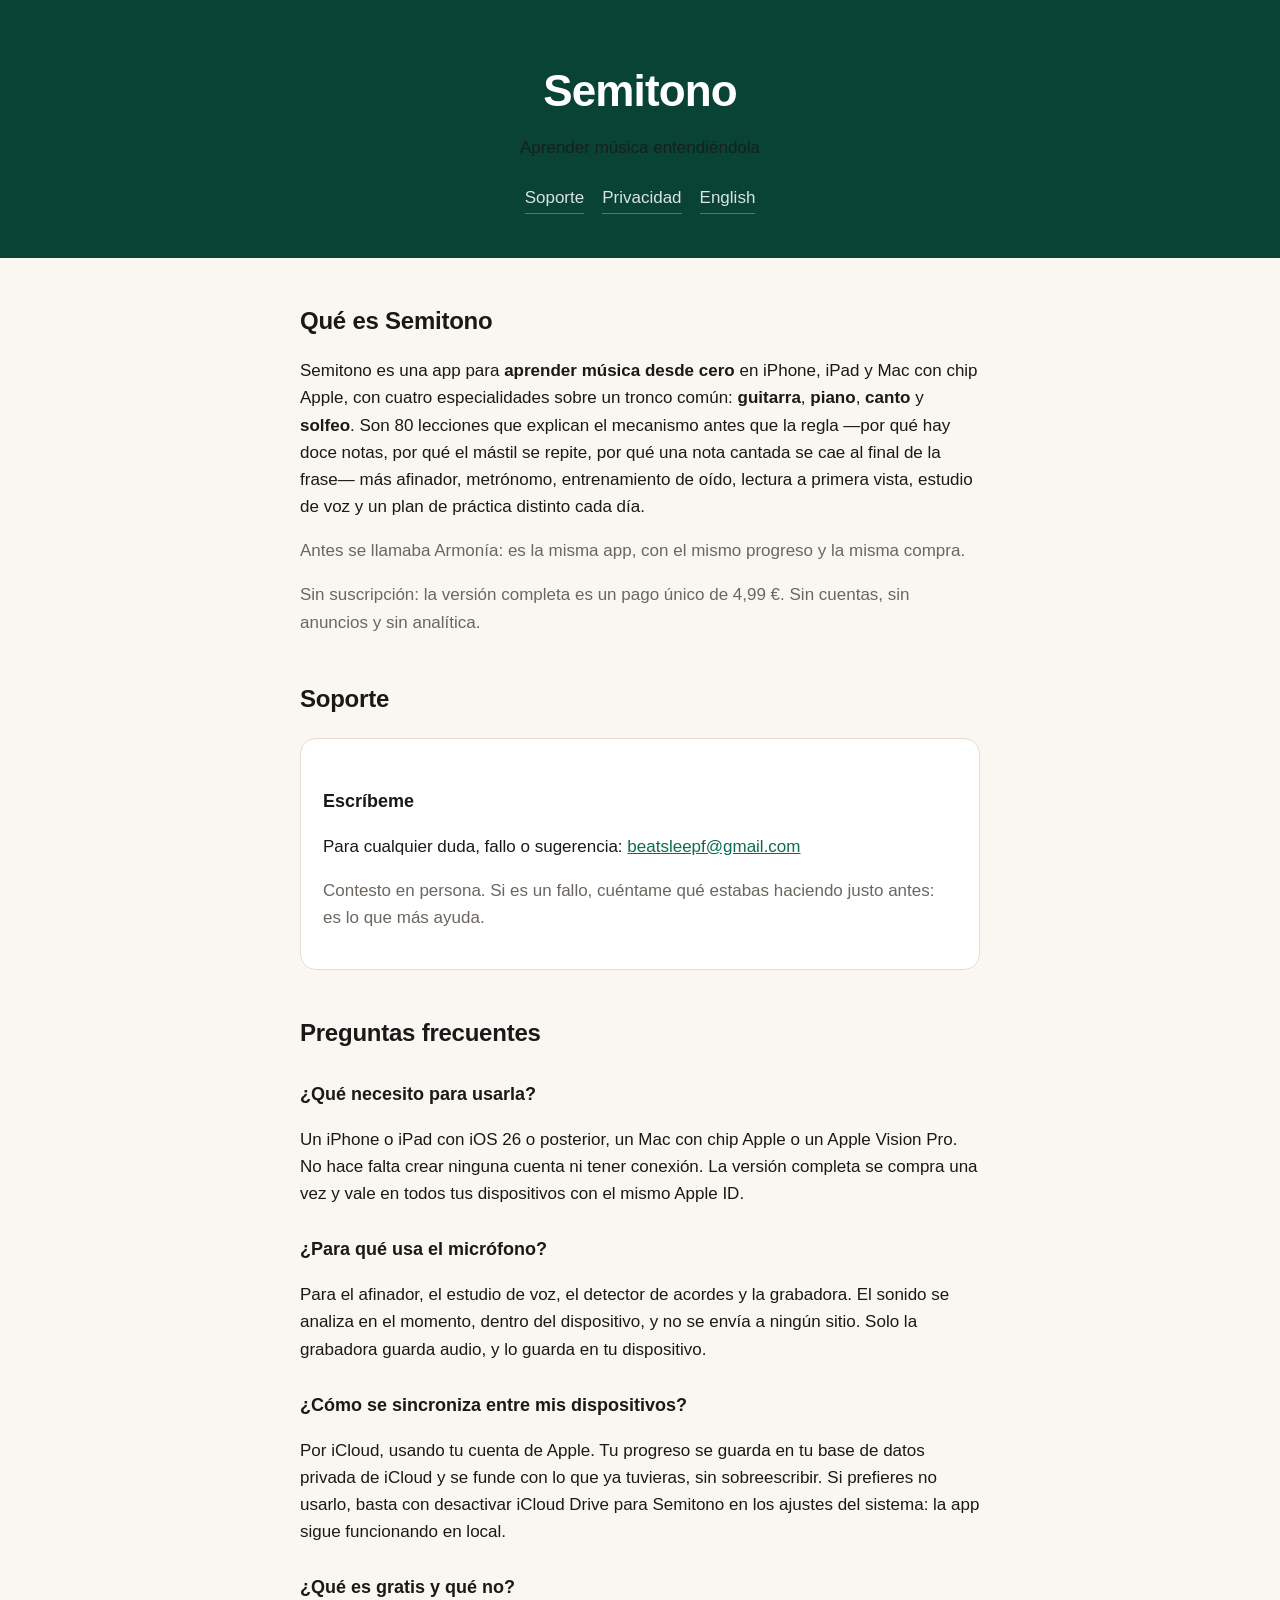
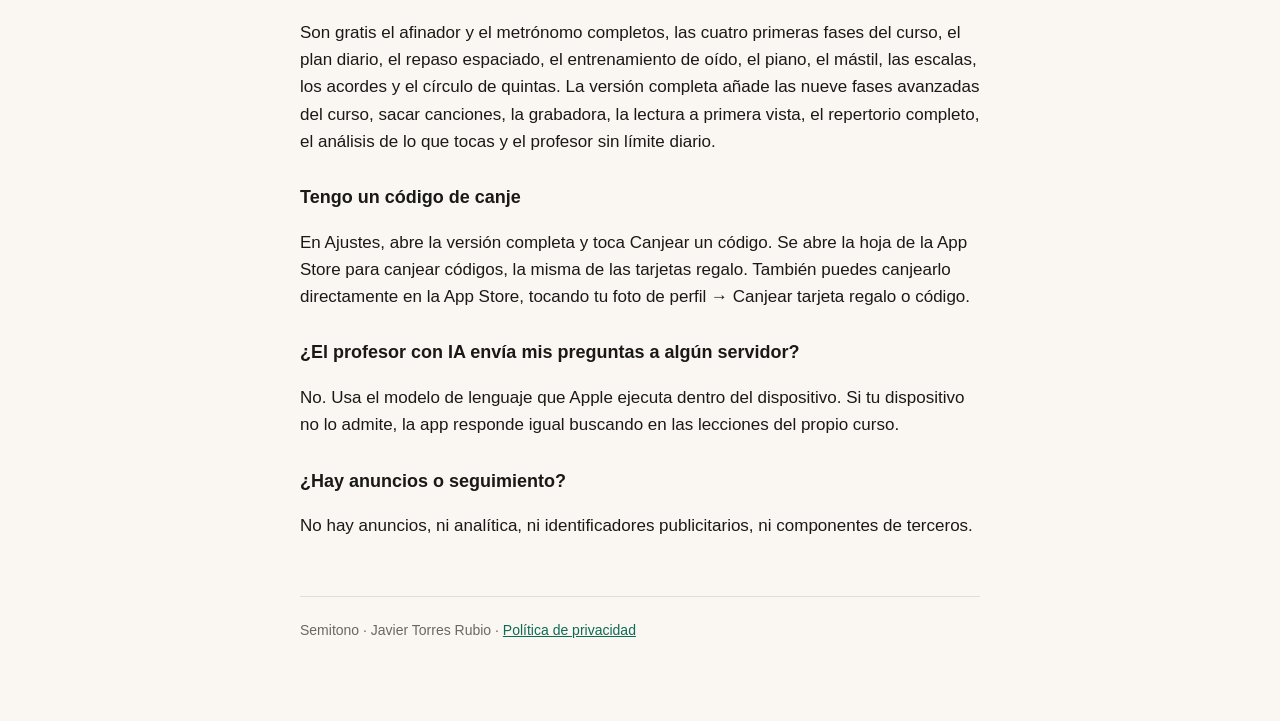
<file: index.html>
<!doctype html>
<html lang="es">
<head>
<meta charset="utf-8">
<meta name="viewport" content="width=device-width, initial-scale=1, viewport-fit=cover">
<!-- Banner inteligente de Safari: en un iPhone, la web ofrece abrir o
     descargar la app con un toque. No aparece hasta que la app está publicada. -->
<meta name="apple-itunes-app" content="app-id=6814221175">
<title>Semitono: aprender música, guitarra, piano, canto y solfeo | App para iPhone, iPad y Mac</title>
<meta name="description" content="Semitono es una app para aprender música desde cero entendiéndola: 80 lecciones de guitarra, piano, canto y solfeo, afinador, metrónomo, entrenamiento de oído y estudio de voz. Pago único de 4,99 €, sin suscripción ni cuentas.">
<link rel="canonical" href="https://javi7899.github.io/armonia-web/">
<link rel="alternate" hreflang="es" href="https://javi7899.github.io/armonia-web/">
<link rel="alternate" hreflang="en" href="https://javi7899.github.io/armonia-web/en/">
<link rel="alternate" hreflang="de" href="https://javi7899.github.io/armonia-web/de/">
<link rel="alternate" hreflang="fr" href="https://javi7899.github.io/armonia-web/fr/">
<link rel="alternate" hreflang="it" href="https://javi7899.github.io/armonia-web/it/">
<link rel="alternate" hreflang="pt" href="https://javi7899.github.io/armonia-web/pt/">
<link rel="alternate" hreflang="x-default" href="https://javi7899.github.io/armonia-web/en/">
<meta name="robots" content="index,follow,max-snippet:-1,max-image-preview:large">
<meta name="author" content="Javier Torres Rubio">

<!-- Cómo se ve el enlace al compartirlo: esto no mueve el ranking, pero sí
     cuánta gente hace clic, que a la larga es lo mismo. -->
<meta property="og:type" content="website">
<meta property="og:locale" content="es_ES">
<meta property="og:site_name" content="Semitono">
<meta property="og:title" content="Semitono: aprender música entendiéndola">
<meta property="og:description" content="Guitarra, piano, canto y solfeo en una sola app: 80 lecciones que explican el porqué antes que la regla, afinador, metrónomo, oído y un estudio de voz que mide cómo cantas.">
<meta property="og:url" content="https://javi7899.github.io/armonia-web/">
<meta name="twitter:card" content="summary_large_image">
<meta name="twitter:title" content="Semitono: aprender música entendiéndola">
<meta name="twitter:description" content="Guitarra, piano, canto y solfeo. 80 lecciones, afinador, metrónomo, oído y estudio de voz. Pago único de 4,99 €.">

<link rel="stylesheet" href="estilo.css">

<!-- Datos estructurados: es lo que permite que Google entienda que esto es una
     aplicación y no un blog, con su precio, su categoría y su plataforma. -->
<script type="application/ld+json">
{
  "@context": "https://schema.org",
  "@type": "SoftwareApplication",
  "name": "Semitono",
  "alternateName": ["Semitono: Aprender Música", "Armonía"],
  "applicationCategory": "EducationalApplication",
  "applicationSubCategory": "Música",
  "operatingSystem": "iOS 26, iPadOS 26, macOS 26 (Mac con chip Apple), visionOS",
  "inLanguage": ["es", "en"],
  "description": "App para aprender música desde cero entendiéndola: 80 lecciones de guitarra, piano, canto y solfeo, afinador, metrónomo, entrenamiento de oído, lectura a primera vista y estudio de voz que mide tu rango y tu afinación.",
  "url": "https://javi7899.github.io/armonia-web/",
  "author": { "@type": "Person", "name": "Javier Torres Rubio" },
  "downloadUrl": "https://apps.apple.com/app/id6814221175",
  "offers": [
    {
      "@type": "Offer",
      "price": "0",
      "priceCurrency": "EUR",
      "description": "Descarga gratis: afinador, metrónomo, oído, estudio de voz y las cuatro primeras fases del curso."
    },
    {
      "@type": "Offer",
      "price": "4.99",
      "priceCurrency": "EUR",
      "description": "Curso completo de música: pago único que desbloquea todo. Sin suscripción."
    }
  ],
  "featureList": [
    "Curso de 80 lecciones en 13 fases",
    "Guitarra: mástil, acordes deducidos, cejilla, CAGED y mano derecha",
    "Piano: dos manos, digitación, voicings, pedal y acompañamiento",
    "Canto: rango vocal, afinación medida en cents y calentamientos",
    "Solfeo: pentagrama, claves, armadura, solfeo cantado y dictado",
    "Afinador cromático con detección de tono YIN",
    "Metrónomo con precisión de muestra",
    "Entrenamiento de oído por niveles",
    "Sacar canciones de oído: tonalidad y acordes por el micrófono"
  ]
}
</script>
</head>
<body>
<header>
  <h1>Semitono</h1>
  <p>Aprender música entendiéndola</p>
  <nav>
    <a href="index.html">Soporte</a>
    <a href="privacidad.html">Privacidad</a>
    <a href="en/" hreflang="en" lang="en">English</a>
  </nav>
</header>
<main>
  <h2>Qué es Semitono</h2>
  <p>Semitono es una app para <strong>aprender música desde cero</strong> en iPhone, iPad y Mac con chip Apple, con cuatro especialidades sobre un tronco común: <strong>guitarra</strong>, <strong>piano</strong>, <strong>canto</strong> y <strong>solfeo</strong>. Son 80 lecciones que explican el mecanismo antes que la regla —por qué hay doce notas, por qué el mástil se repite, por qué una nota cantada se cae al final de la frase— más afinador, metrónomo, entrenamiento de oído, lectura a primera vista, estudio de voz y un plan de práctica distinto cada día.</p>
  <p class="subtle">Antes se llamaba Armonía: es la misma app, con el mismo progreso y la misma compra.</p>
  <p class="subtle">Sin suscripción: la versión completa es un pago único de 4,99 €. Sin cuentas, sin anuncios y sin analítica.</p>

  <h2>Soporte</h2>

  <div class="card">
    <h3>Escríbeme</h3>
    <p>Para cualquier duda, fallo o sugerencia: <span data-correo><noscript>beatsleepf (arroba) gmail.com</noscript></span></p>
    <p class="subtle">Contesto en persona. Si es un fallo, cuéntame qué estabas haciendo justo antes: es lo que más ayuda.</p>
  </div>

  <h2>Preguntas frecuentes</h2>

  <h3>¿Qué necesito para usarla?</h3>
  <p>Un iPhone o iPad con iOS 26 o posterior, un Mac con chip Apple o un Apple Vision Pro. No hace falta crear ninguna cuenta ni tener conexión. La versión completa se compra una vez y vale en todos tus dispositivos con el mismo Apple ID.</p>

  <h3>¿Para qué usa el micrófono?</h3>
  <p>Para el afinador, el estudio de voz, el detector de acordes y la grabadora. El sonido se analiza en el momento, dentro del dispositivo, y no se envía a ningún sitio. Solo la grabadora guarda audio, y lo guarda en tu dispositivo.</p>

  <h3>¿Cómo se sincroniza entre mis dispositivos?</h3>
  <p>Por iCloud, usando tu cuenta de Apple. Tu progreso se guarda en tu base de datos privada de iCloud y se funde con lo que ya tuvieras, sin sobreescribir. Si prefieres no usarlo, basta con desactivar iCloud Drive para Semitono en los ajustes del sistema: la app sigue funcionando en local.</p>

  <h3>¿Qué es gratis y qué no?</h3>
  <p>Son gratis el afinador y el metrónomo completos, las cuatro primeras fases del curso, el plan diario, el repaso espaciado, el entrenamiento de oído, el piano, el mástil, las escalas, los acordes y el círculo de quintas. La versión completa añade las nueve fases avanzadas del curso, sacar canciones, la grabadora, la lectura a primera vista, el repertorio completo, el análisis de lo que tocas y el profesor sin límite diario.</p>

  <h3>Tengo un código de canje</h3>
  <p>En Ajustes, abre la versión completa y toca Canjear un código. Se abre la hoja de la App Store para canjear códigos, la misma de las tarjetas regalo. También puedes canjearlo directamente en la App Store, tocando tu foto de perfil → Canjear tarjeta regalo o código.</p>

  <h3>¿El profesor con IA envía mis preguntas a algún servidor?</h3>
  <p>No. Usa el modelo de lenguaje que Apple ejecuta dentro del dispositivo. Si tu dispositivo no lo admite, la app responde igual buscando en las lecciones del propio curso.</p>

  <h3>¿Hay anuncios o seguimiento?</h3>
  <p>No hay anuncios, ni analítica, ni identificadores publicitarios, ni componentes de terceros.</p>

  <footer>
    Semitono · Javier Torres Rubio · <a href="privacidad.html">Política de privacidad</a>
  </footer>
</main>
<script src="contacto.js"></script>
</body>
</html>
</file>
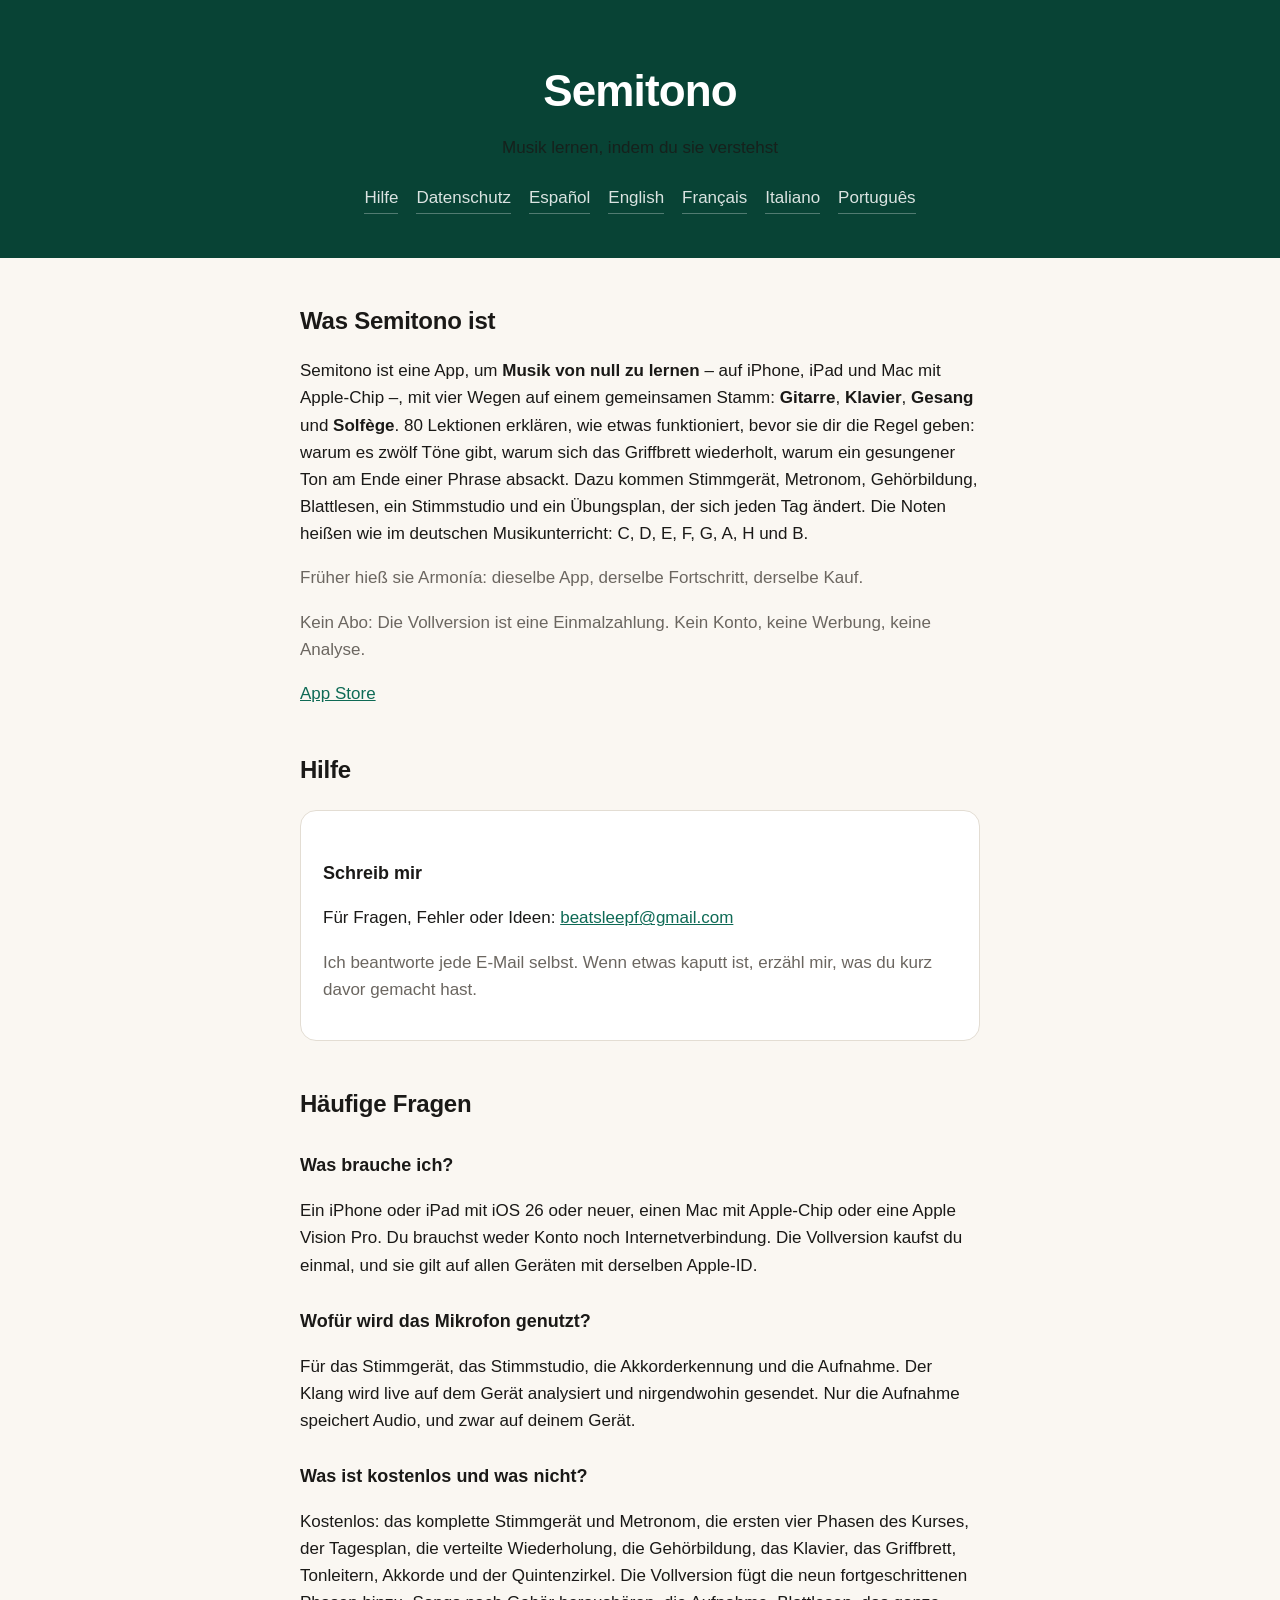
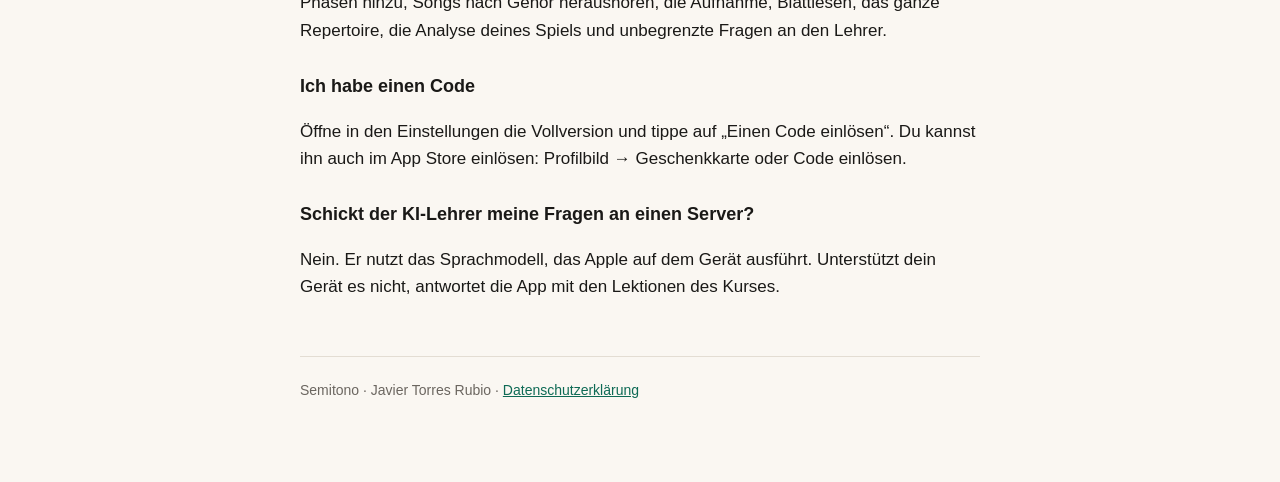
<file: de/index.html>
<!doctype html>
<html lang="de">
<head>
<meta charset="utf-8">
<meta name="viewport" content="width=device-width, initial-scale=1, viewport-fit=cover">
<meta name="apple-itunes-app" content="app-id=6814221175">
<title>Semitono: Gehörbildung, Musiktheorie und Noten lernen | iPhone, iPad und Mac</title>
<meta name="description" content="Semitono bringt dir Musik von null bei und erklärt, warum alles funktioniert: 80 Lektionen Gitarre, Klavier, Gesang und Solfège, dazu Stimmgerät, Metronom, Gehörbildung und Stimmstudio. Einmalzahlung, kein Abo, kein Konto.">
<link rel="canonical" href="https://javi7899.github.io/armonia-web/de/">
<link rel="alternate" hreflang="es" href="https://javi7899.github.io/armonia-web/">
<link rel="alternate" hreflang="en" href="https://javi7899.github.io/armonia-web/en/">
<link rel="alternate" hreflang="de" href="https://javi7899.github.io/armonia-web/de/">
<link rel="alternate" hreflang="fr" href="https://javi7899.github.io/armonia-web/fr/">
<link rel="alternate" hreflang="it" href="https://javi7899.github.io/armonia-web/it/">
<link rel="alternate" hreflang="pt" href="https://javi7899.github.io/armonia-web/pt/">
<link rel="alternate" hreflang="x-default" href="https://javi7899.github.io/armonia-web/en/">
<meta name="robots" content="index,follow,max-snippet:-1,max-image-preview:large">
<meta name="author" content="Javier Torres Rubio">
<meta property="og:type" content="website">
<meta property="og:locale" content="de_DE">
<meta property="og:site_name" content="Semitono">
<meta property="og:title" content="Semitono: Gehörbildung, Musiktheorie und Noten lernen | iPhone, iPad und Mac">
<meta property="og:description" content="Semitono bringt dir Musik von null bei und erklärt, warum alles funktioniert: 80 Lektionen Gitarre, Klavier, Gesang und Solfège, dazu Stimmgerät, Metronom, Gehörbildung und Stimmstudio. Einmalzahlung, kein Abo, kein Konto.">
<meta property="og:url" content="https://javi7899.github.io/armonia-web/de/">
<link rel="stylesheet" href="../estilo.css">
<script type="application/ld+json">
{"@context": "https://schema.org", "@type": "SoftwareApplication", "name": "Semitono",
 "applicationCategory": "EducationalApplication", "applicationSubCategory": "Music",
 "operatingSystem": "iOS 26, iPadOS 26, macOS 26, visionOS", "inLanguage": "de",
 "description": "Semitono bringt dir Musik von null bei und erklärt, warum alles funktioniert: 80 Lektionen Gitarre, Klavier, Gesang und Solfège, dazu Stimmgerät, Metronom, Gehörbildung und Stimmstudio. Einmalzahlung, kein Abo, kein Konto.", "url": "https://javi7899.github.io/armonia-web/de/",
 "author": {"@type": "Person", "name": "Javier Torres Rubio"},
 "downloadUrl": "https://apps.apple.com/app/id6814221175",
 "offers": {"@type": "Offer", "price": "0", "priceCurrency": "EUR"}}
</script>
</head>
<body>
<header>
  <h1>Semitono</h1>
  <p>Musik lernen, indem du sie verstehst</p>
  <nav>
    <a href="./">Hilfe</a>
    <a href="privacy.html">Datenschutz</a>
    <a href="../" hreflang="es" lang="es">Español</a> <a href="../en/" hreflang="en" lang="en">English</a> <a href="../fr/" hreflang="fr" lang="fr">Français</a> <a href="../it/" hreflang="it" lang="it">Italiano</a> <a href="../pt/" hreflang="pt" lang="pt">Português</a>
  </nav>
</header>
<main>
  <h2>Was Semitono ist</h2>
  <p>Semitono ist eine App, um <strong>Musik von null zu lernen</strong> – auf iPhone, iPad und Mac mit Apple-Chip –, mit vier Wegen auf einem gemeinsamen Stamm: <strong>Gitarre</strong>, <strong>Klavier</strong>, <strong>Gesang</strong> und <strong>Solfège</strong>. 80 Lektionen erklären, wie etwas funktioniert, bevor sie dir die Regel geben: warum es zwölf Töne gibt, warum sich das Griffbrett wiederholt, warum ein gesungener Ton am Ende einer Phrase absackt. Dazu kommen Stimmgerät, Metronom, Gehörbildung, Blattlesen, ein Stimmstudio und ein Übungsplan, der sich jeden Tag ändert. Die Noten heißen wie im deutschen Musikunterricht: C, D, E, F, G, A, H und B.</p>
  <p class="subtle">Früher hieß sie Armonía: dieselbe App, derselbe Fortschritt, derselbe Kauf.</p>
  <p class="subtle">Kein Abo: Die Vollversion ist eine Einmalzahlung. Kein Konto, keine Werbung, keine Analyse.</p>
  <p><a href="https://apps.apple.com/app/id6814221175">App Store</a></p>

  <h2>Hilfe</h2>
  <div class="card">
    <h3>Schreib mir</h3>
    <p>Für Fragen, Fehler oder Ideen: <span data-correo><noscript>beatsleepf (at) gmail.com</noscript></span></p>
    <p class="subtle">Ich beantworte jede E-Mail selbst. Wenn etwas kaputt ist, erzähl mir, was du kurz davor gemacht hast.</p>
  </div>

  <h2>Häufige Fragen</h2>

  <h3>Was brauche ich?</h3>
  <p>Ein iPhone oder iPad mit iOS 26 oder neuer, einen Mac mit Apple-Chip oder eine Apple Vision Pro. Du brauchst weder Konto noch Internetverbindung. Die Vollversion kaufst du einmal, und sie gilt auf allen Geräten mit derselben Apple-ID.</p>

  <h3>Wofür wird das Mikrofon genutzt?</h3>
  <p>Für das Stimmgerät, das Stimmstudio, die Akkorderkennung und die Aufnahme. Der Klang wird live auf dem Gerät analysiert und nirgendwohin gesendet. Nur die Aufnahme speichert Audio, und zwar auf deinem Gerät.</p>

  <h3>Was ist kostenlos und was nicht?</h3>
  <p>Kostenlos: das komplette Stimmgerät und Metronom, die ersten vier Phasen des Kurses, der Tagesplan, die verteilte Wiederholung, die Gehörbildung, das Klavier, das Griffbrett, Tonleitern, Akkorde und der Quintenzirkel. Die Vollversion fügt die neun fortgeschrittenen Phasen hinzu, Songs nach Gehör heraushören, die Aufnahme, Blattlesen, das ganze Repertoire, die Analyse deines Spiels und unbegrenzte Fragen an den Lehrer.</p>

  <h3>Ich habe einen Code</h3>
  <p>Öffne in den Einstellungen die Vollversion und tippe auf „Einen Code einlösen“. Du kannst ihn auch im App Store einlösen: Profilbild → Geschenkkarte oder Code einlösen.</p>

  <h3>Schickt der KI-Lehrer meine Fragen an einen Server?</h3>
  <p>Nein. Er nutzt das Sprachmodell, das Apple auf dem Gerät ausführt. Unterstützt dein Gerät es nicht, antwortet die App mit den Lektionen des Kurses.</p>

  <footer>
    Semitono · Javier Torres Rubio · <a href="privacy.html">Datenschutzerklärung</a>
  </footer>
</main>
<script src="../contacto.js"></script>
</body>
</html>
</file>
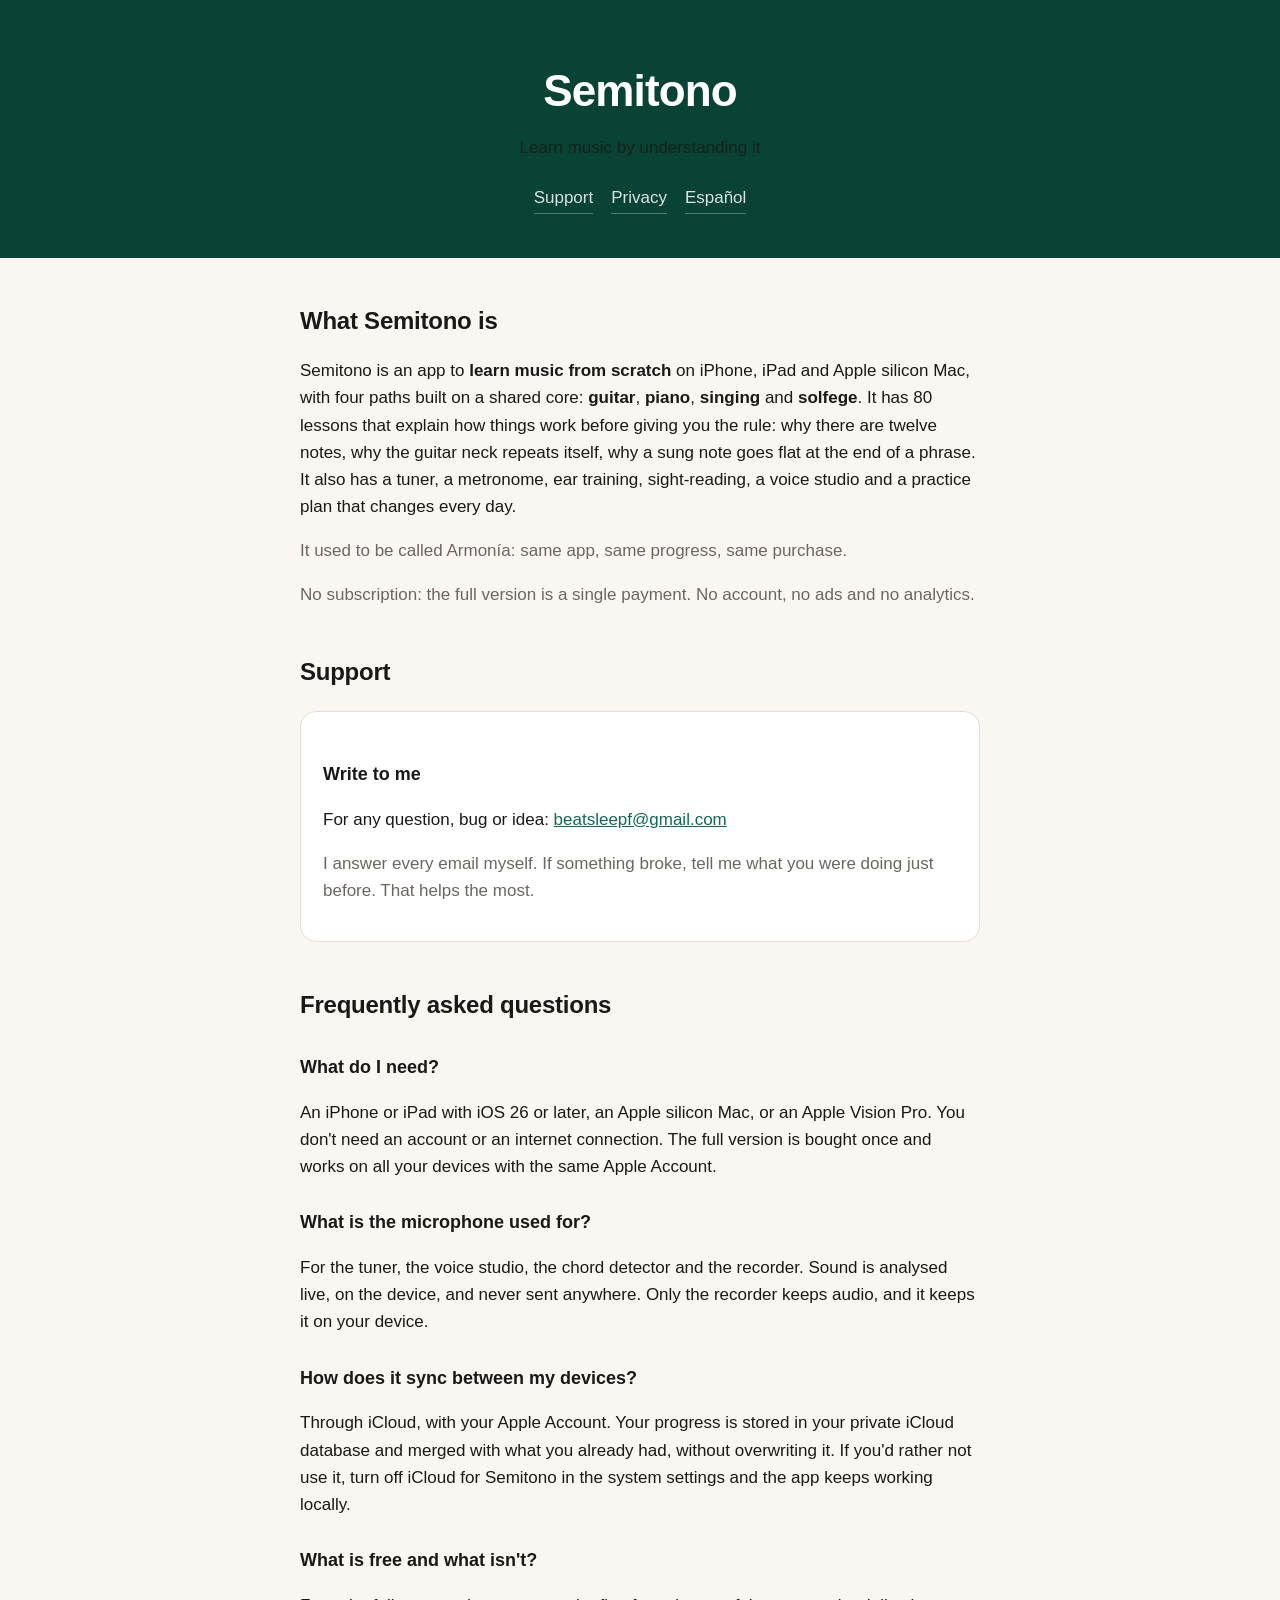
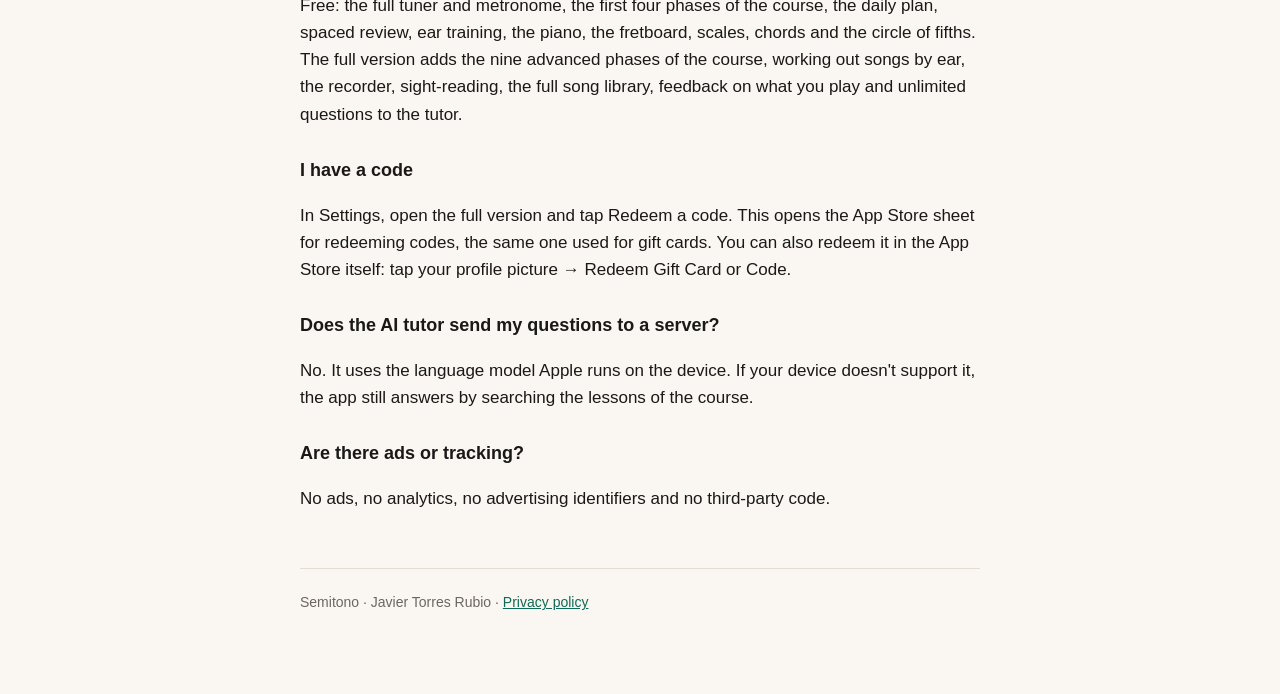
<file: en/index.html>
<!doctype html>
<html lang="en">
<head>
<meta charset="utf-8">
<meta name="viewport" content="width=device-width, initial-scale=1, viewport-fit=cover">
<meta name="apple-itunes-app" content="app-id=6814221175">
<title>Semitono: learn music theory, guitar, piano, singing and ear training | iPhone, iPad and Mac</title>
<meta name="description" content="Semitono teaches music from scratch by explaining why things work: 80 lessons of guitar, piano, singing and solfege, plus a tuner, metronome, ear training and a voice studio. One payment, no subscription, no account.">
<link rel="canonical" href="https://javi7899.github.io/armonia-web/en/">
<link rel="alternate" hreflang="es" href="https://javi7899.github.io/armonia-web/">
<link rel="alternate" hreflang="en" href="https://javi7899.github.io/armonia-web/en/">
<link rel="alternate" hreflang="de" href="https://javi7899.github.io/armonia-web/de/">
<link rel="alternate" hreflang="fr" href="https://javi7899.github.io/armonia-web/fr/">
<link rel="alternate" hreflang="it" href="https://javi7899.github.io/armonia-web/it/">
<link rel="alternate" hreflang="pt" href="https://javi7899.github.io/armonia-web/pt/">
<link rel="alternate" hreflang="x-default" href="https://javi7899.github.io/armonia-web/en/">
<meta name="robots" content="index,follow,max-snippet:-1,max-image-preview:large">
<meta name="author" content="Javier Torres Rubio">

<meta property="og:type" content="website">
<meta property="og:locale" content="en_GB">
<meta property="og:locale:alternate" content="es_ES">
<meta property="og:site_name" content="Semitono">
<meta property="og:title" content="Semitono: learn music by understanding it">
<meta property="og:description" content="Guitar, piano, singing and solfege in one app: 80 lessons that explain the why before the rule, a tuner, a metronome, ear training and a voice studio that measures how you sing.">
<meta property="og:url" content="https://javi7899.github.io/armonia-web/en/">
<meta name="twitter:card" content="summary_large_image">
<meta name="twitter:title" content="Semitono: learn music by understanding it">
<meta name="twitter:description" content="Guitar, piano, singing and solfege. 80 lessons, tuner, metronome, ear training and a voice studio. Pay once, no subscription.">

<link rel="stylesheet" href="../estilo.css">

<script type="application/ld+json">
{
  "@context": "https://schema.org",
  "@type": "SoftwareApplication",
  "name": "Semitono",
  "alternateName": ["Semitono: Music Theory & Ear", "Armonía"],
  "applicationCategory": "EducationalApplication",
  "applicationSubCategory": "Music",
  "operatingSystem": "iOS 26, iPadOS 26, macOS 26 (Apple silicon Mac), visionOS",
  "inLanguage": ["en", "es"],
  "description": "An app to learn music from scratch by understanding it: 80 lessons of guitar, piano, singing and solfege, a tuner, a metronome, ear training, sight-reading and a voice studio that measures your range and pitch.",
  "url": "https://javi7899.github.io/armonia-web/en/",
  "author": { "@type": "Person", "name": "Javier Torres Rubio" },
  "downloadUrl": "https://apps.apple.com/app/id6814221175",
  "offers": [
    {
      "@type": "Offer",
      "price": "0",
      "priceCurrency": "USD",
      "description": "Free download: tuner, metronome, ear training, voice studio and the first four phases of the course."
    },
    {
      "@type": "Offer",
      "price": "4.99",
      "priceCurrency": "USD",
      "description": "Full music course: one payment that unlocks everything. No subscription."
    }
  ],
  "featureList": [
    "80-lesson course in 13 phases",
    "Guitar: the fretboard, chords you can work out, barre chords, CAGED and strumming",
    "Piano: both hands, fingering, voicings, pedal and accompaniment",
    "Singing: vocal range, pitch measured in cents and warm-ups",
    "Solfege: the staff, clefs, key signatures, sight-singing and dictation",
    "Chromatic tuner with YIN pitch detection",
    "Sample-accurate metronome",
    "Ear training by levels",
    "Work out songs by ear: key and chords through the microphone"
  ]
}
</script>
</head>
<body>
<header>
  <h1>Semitono</h1>
  <p>Learn music by understanding it</p>
  <nav>
    <a href="./">Support</a>
    <a href="privacy.html">Privacy</a>
    <a href="../" hreflang="es" lang="es">Español</a>
  </nav>
</header>
<main>
  <h2>What Semitono is</h2>
  <p>Semitono is an app to <strong>learn music from scratch</strong> on iPhone, iPad and Apple silicon Mac, with four paths built on a shared core: <strong>guitar</strong>, <strong>piano</strong>, <strong>singing</strong> and <strong>solfege</strong>. It has 80 lessons that explain how things work before giving you the rule: why there are twelve notes, why the guitar neck repeats itself, why a sung note goes flat at the end of a phrase. It also has a tuner, a metronome, ear training, sight-reading, a voice studio and a practice plan that changes every day.</p>
  <p class="subtle">It used to be called Armonía: same app, same progress, same purchase.</p>
  <p class="subtle">No subscription: the full version is a single payment. No account, no ads and no analytics.</p>

  <h2>Support</h2>

  <div class="card">
    <h3>Write to me</h3>
    <p>For any question, bug or idea: <span data-correo><noscript>beatsleepf (at) gmail.com</noscript></span></p>
    <p class="subtle">I answer every email myself. If something broke, tell me what you were doing just before. That helps the most.</p>
  </div>

  <h2>Frequently asked questions</h2>

  <h3>What do I need?</h3>
  <p>An iPhone or iPad with iOS 26 or later, an Apple silicon Mac, or an Apple Vision Pro. You don't need an account or an internet connection. The full version is bought once and works on all your devices with the same Apple Account.</p>

  <h3>What is the microphone used for?</h3>
  <p>For the tuner, the voice studio, the chord detector and the recorder. Sound is analysed live, on the device, and never sent anywhere. Only the recorder keeps audio, and it keeps it on your device.</p>

  <h3>How does it sync between my devices?</h3>
  <p>Through iCloud, with your Apple Account. Your progress is stored in your private iCloud database and merged with what you already had, without overwriting it. If you'd rather not use it, turn off iCloud for Semitono in the system settings and the app keeps working locally.</p>

  <h3>What is free and what isn't?</h3>
  <p>Free: the full tuner and metronome, the first four phases of the course, the daily plan, spaced review, ear training, the piano, the fretboard, scales, chords and the circle of fifths. The full version adds the nine advanced phases of the course, working out songs by ear, the recorder, sight-reading, the full song library, feedback on what you play and unlimited questions to the tutor.</p>

  <h3>I have a code</h3>
  <p>In Settings, open the full version and tap Redeem a code. This opens the App Store sheet for redeeming codes, the same one used for gift cards. You can also redeem it in the App Store itself: tap your profile picture → Redeem Gift Card or Code.</p>

  <h3>Does the AI tutor send my questions to a server?</h3>
  <p>No. It uses the language model Apple runs on the device. If your device doesn't support it, the app still answers by searching the lessons of the course.</p>

  <h3>Are there ads or tracking?</h3>
  <p>No ads, no analytics, no advertising identifiers and no third-party code.</p>

  <footer>
    Semitono · Javier Torres Rubio · <a href="privacy.html">Privacy policy</a>
  </footer>
</main>
<script src="../contacto.js"></script>
</body>
</html>
</file>
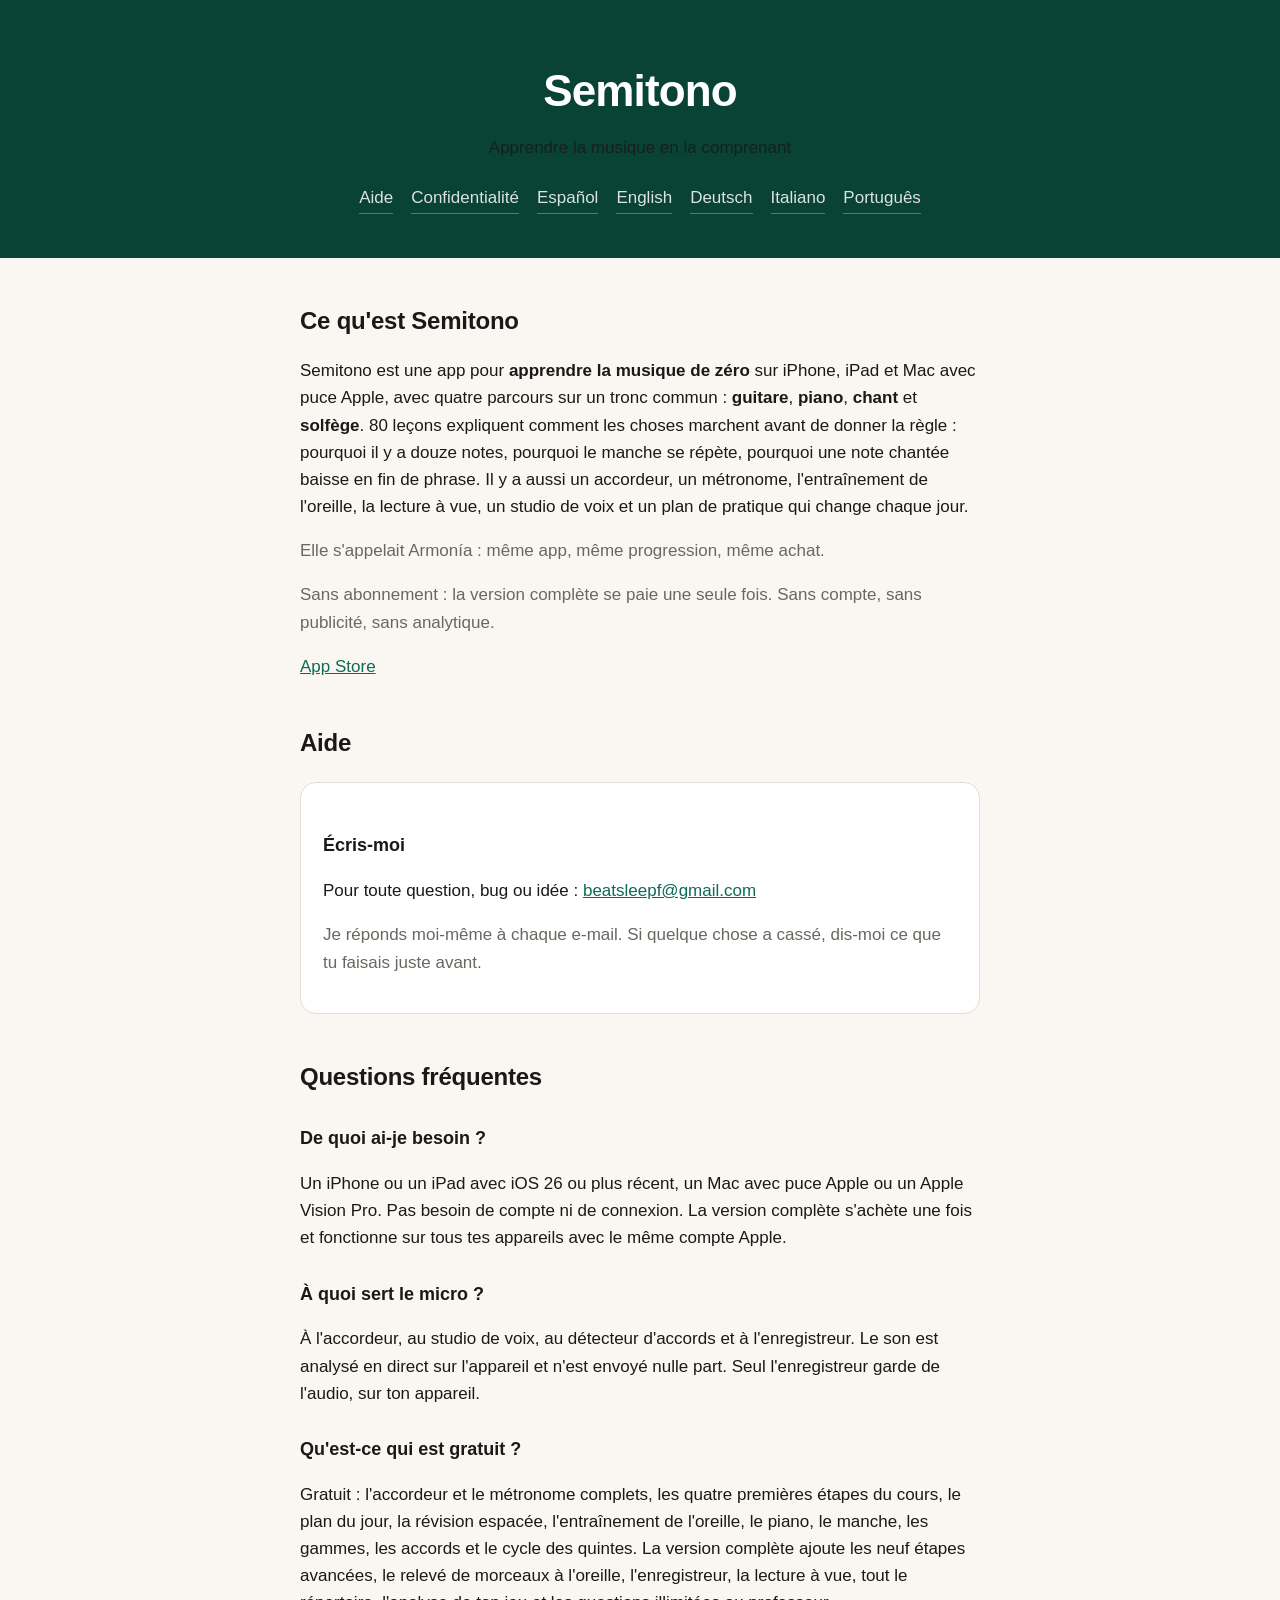
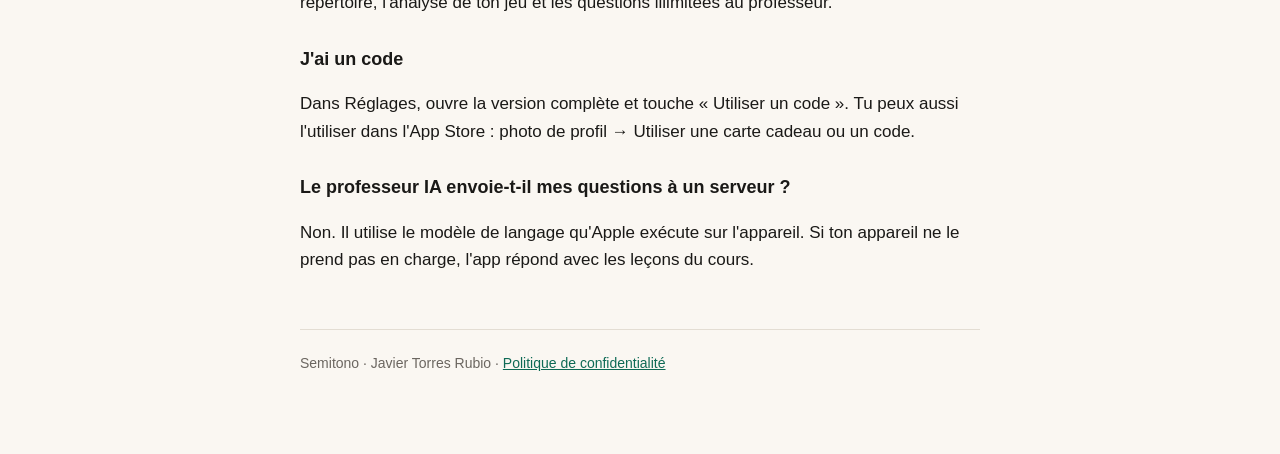
<file: fr/index.html>
<!doctype html>
<html lang="fr">
<head>
<meta charset="utf-8">
<meta name="viewport" content="width=device-width, initial-scale=1, viewport-fit=cover">
<meta name="apple-itunes-app" content="app-id=6814221175">
<title>Semitono : théorie musicale, solfège et oreille musicale | iPhone, iPad et Mac</title>
<meta name="description" content="Semitono t'apprend la musique de zéro en expliquant pourquoi tout fonctionne : 80 leçons de guitare, piano, chant et solfège, avec accordeur, métronome, entraînement de l'oreille et studio de voix. Paiement unique, sans abonnement ni compte.">
<link rel="canonical" href="https://javi7899.github.io/armonia-web/fr/">
<link rel="alternate" hreflang="es" href="https://javi7899.github.io/armonia-web/">
<link rel="alternate" hreflang="en" href="https://javi7899.github.io/armonia-web/en/">
<link rel="alternate" hreflang="de" href="https://javi7899.github.io/armonia-web/de/">
<link rel="alternate" hreflang="fr" href="https://javi7899.github.io/armonia-web/fr/">
<link rel="alternate" hreflang="it" href="https://javi7899.github.io/armonia-web/it/">
<link rel="alternate" hreflang="pt" href="https://javi7899.github.io/armonia-web/pt/">
<link rel="alternate" hreflang="x-default" href="https://javi7899.github.io/armonia-web/en/">
<meta name="robots" content="index,follow,max-snippet:-1,max-image-preview:large">
<meta name="author" content="Javier Torres Rubio">
<meta property="og:type" content="website">
<meta property="og:locale" content="fr_FR">
<meta property="og:site_name" content="Semitono">
<meta property="og:title" content="Semitono : théorie musicale, solfège et oreille musicale | iPhone, iPad et Mac">
<meta property="og:description" content="Semitono t'apprend la musique de zéro en expliquant pourquoi tout fonctionne : 80 leçons de guitare, piano, chant et solfège, avec accordeur, métronome, entraînement de l'oreille et studio de voix. Paiement unique, sans abonnement ni compte.">
<meta property="og:url" content="https://javi7899.github.io/armonia-web/fr/">
<link rel="stylesheet" href="../estilo.css">
<script type="application/ld+json">
{"@context": "https://schema.org", "@type": "SoftwareApplication", "name": "Semitono",
 "applicationCategory": "EducationalApplication", "applicationSubCategory": "Music",
 "operatingSystem": "iOS 26, iPadOS 26, macOS 26, visionOS", "inLanguage": "fr",
 "description": "Semitono t'apprend la musique de zéro en expliquant pourquoi tout fonctionne : 80 leçons de guitare, piano, chant et solfège, avec accordeur, métronome, entraînement de l'oreille et studio de voix. Paiement unique, sans abonnement ni compte.", "url": "https://javi7899.github.io/armonia-web/fr/",
 "author": {"@type": "Person", "name": "Javier Torres Rubio"},
 "downloadUrl": "https://apps.apple.com/app/id6814221175",
 "offers": {"@type": "Offer", "price": "0", "priceCurrency": "EUR"}}
</script>
</head>
<body>
<header>
  <h1>Semitono</h1>
  <p>Apprendre la musique en la comprenant</p>
  <nav>
    <a href="./">Aide</a>
    <a href="privacy.html">Confidentialité</a>
    <a href="../" hreflang="es" lang="es">Español</a> <a href="../en/" hreflang="en" lang="en">English</a> <a href="../de/" hreflang="de" lang="de">Deutsch</a> <a href="../it/" hreflang="it" lang="it">Italiano</a> <a href="../pt/" hreflang="pt" lang="pt">Português</a>
  </nav>
</header>
<main>
  <h2>Ce qu'est Semitono</h2>
  <p>Semitono est une app pour <strong>apprendre la musique de zéro</strong> sur iPhone, iPad et Mac avec puce Apple, avec quatre parcours sur un tronc commun : <strong>guitare</strong>, <strong>piano</strong>, <strong>chant</strong> et <strong>solfège</strong>. 80 leçons expliquent comment les choses marchent avant de donner la règle : pourquoi il y a douze notes, pourquoi le manche se répète, pourquoi une note chantée baisse en fin de phrase. Il y a aussi un accordeur, un métronome, l'entraînement de l'oreille, la lecture à vue, un studio de voix et un plan de pratique qui change chaque jour.</p>
  <p class="subtle">Elle s'appelait Armonía : même app, même progression, même achat.</p>
  <p class="subtle">Sans abonnement : la version complète se paie une seule fois. Sans compte, sans publicité, sans analytique.</p>
  <p><a href="https://apps.apple.com/app/id6814221175">App Store</a></p>

  <h2>Aide</h2>
  <div class="card">
    <h3>Écris-moi</h3>
    <p>Pour toute question, bug ou idée : <span data-correo><noscript>beatsleepf (at) gmail.com</noscript></span></p>
    <p class="subtle">Je réponds moi-même à chaque e-mail. Si quelque chose a cassé, dis-moi ce que tu faisais juste avant.</p>
  </div>

  <h2>Questions fréquentes</h2>

  <h3>De quoi ai-je besoin ?</h3>
  <p>Un iPhone ou un iPad avec iOS 26 ou plus récent, un Mac avec puce Apple ou un Apple Vision Pro. Pas besoin de compte ni de connexion. La version complète s'achète une fois et fonctionne sur tous tes appareils avec le même compte Apple.</p>

  <h3>À quoi sert le micro ?</h3>
  <p>À l'accordeur, au studio de voix, au détecteur d'accords et à l'enregistreur. Le son est analysé en direct sur l'appareil et n'est envoyé nulle part. Seul l'enregistreur garde de l'audio, sur ton appareil.</p>

  <h3>Qu'est-ce qui est gratuit ?</h3>
  <p>Gratuit : l'accordeur et le métronome complets, les quatre premières étapes du cours, le plan du jour, la révision espacée, l'entraînement de l'oreille, le piano, le manche, les gammes, les accords et le cycle des quintes. La version complète ajoute les neuf étapes avancées, le relevé de morceaux à l'oreille, l'enregistreur, la lecture à vue, tout le répertoire, l'analyse de ton jeu et les questions illimitées au professeur.</p>

  <h3>J'ai un code</h3>
  <p>Dans Réglages, ouvre la version complète et touche « Utiliser un code ». Tu peux aussi l'utiliser dans l'App Store : photo de profil → Utiliser une carte cadeau ou un code.</p>

  <h3>Le professeur IA envoie-t-il mes questions à un serveur ?</h3>
  <p>Non. Il utilise le modèle de langage qu'Apple exécute sur l'appareil. Si ton appareil ne le prend pas en charge, l'app répond avec les leçons du cours.</p>

  <footer>
    Semitono · Javier Torres Rubio · <a href="privacy.html">Politique de confidentialité</a>
  </footer>
</main>
<script src="../contacto.js"></script>
</body>
</html>
</file>
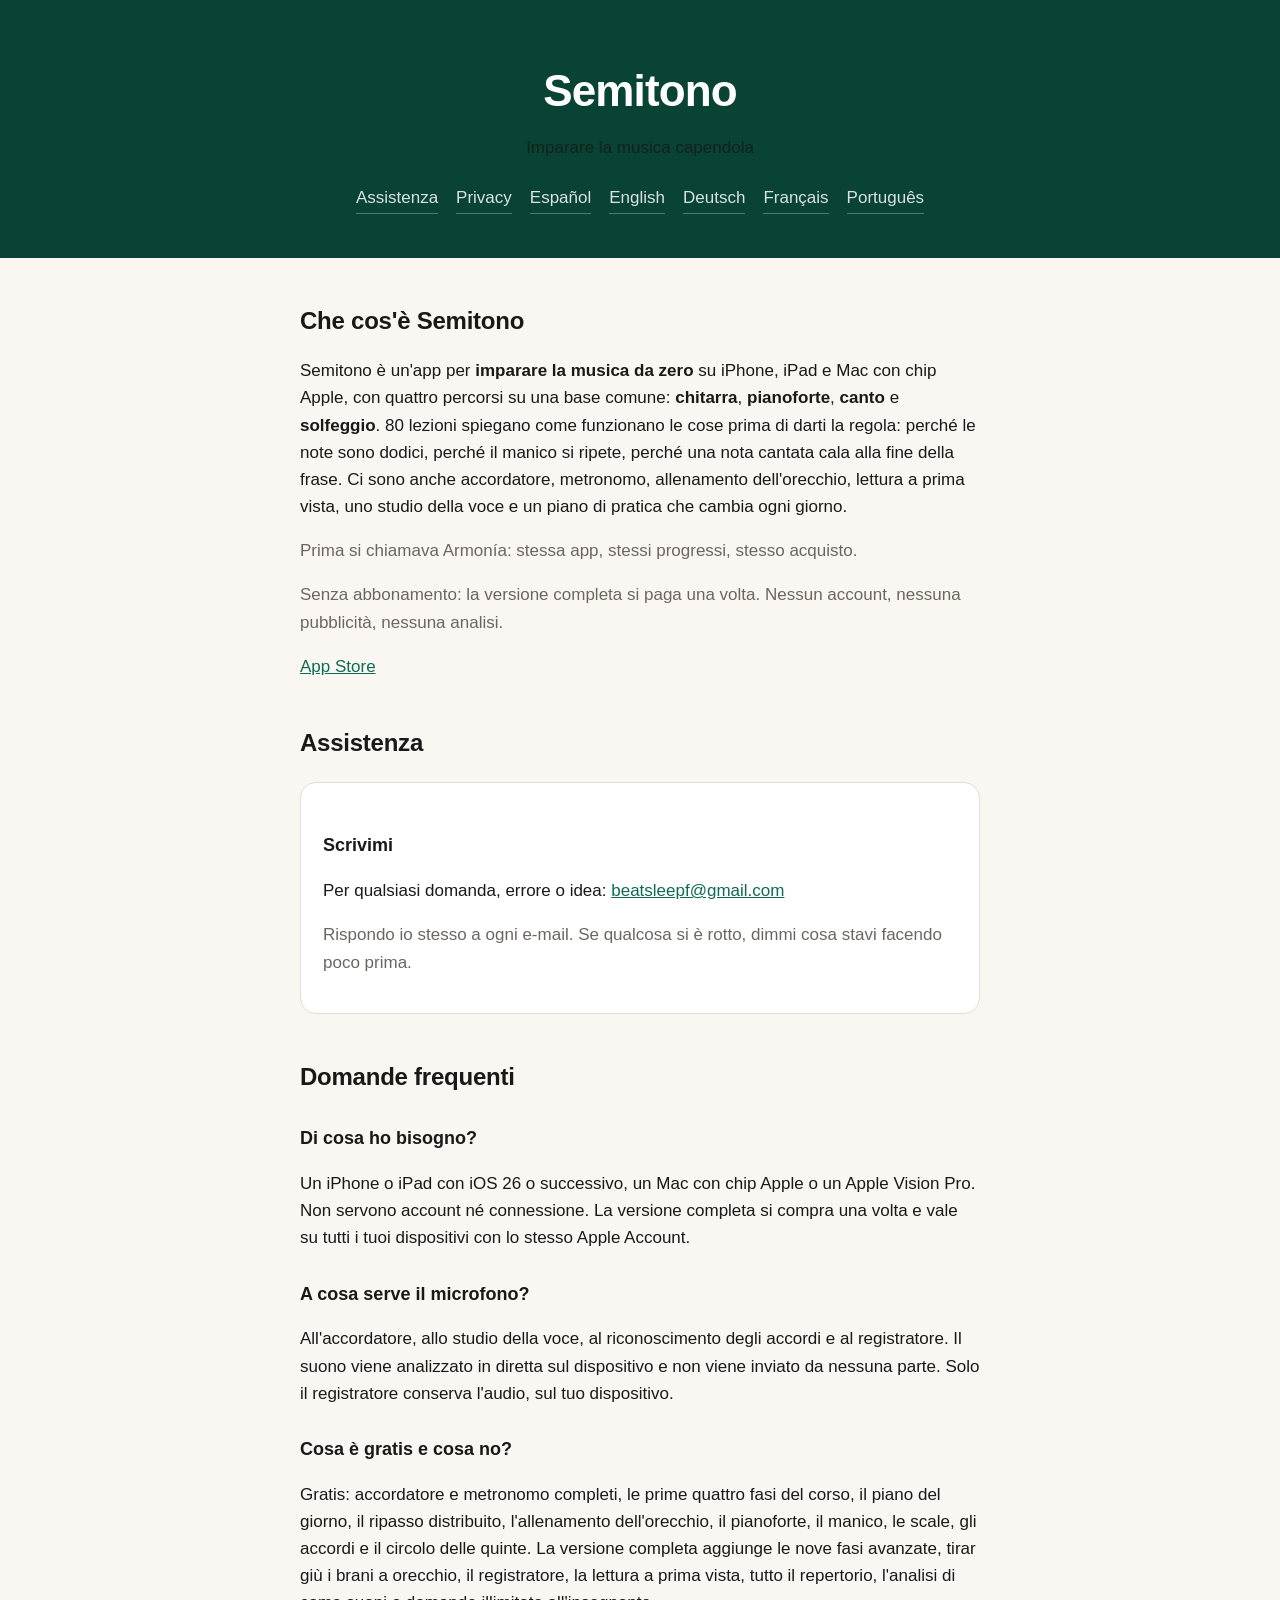
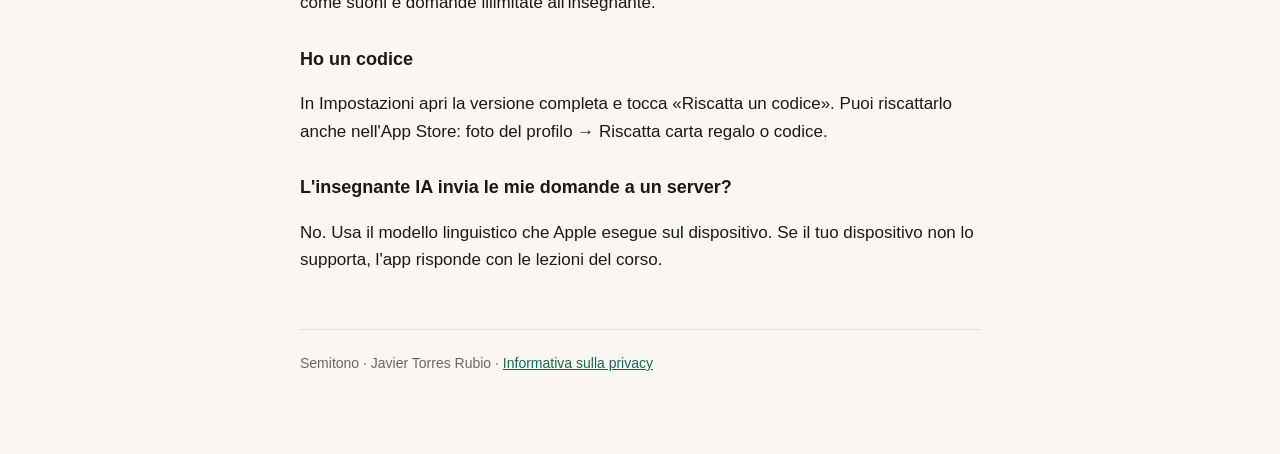
<file: it/index.html>
<!doctype html>
<html lang="it">
<head>
<meta charset="utf-8">
<meta name="viewport" content="width=device-width, initial-scale=1, viewport-fit=cover">
<meta name="apple-itunes-app" content="app-id=6814221175">
<title>Semitono: teoria musicale, solfeggio e orecchio musicale | iPhone, iPad e Mac</title>
<meta name="description" content="Semitono ti insegna la musica da zero spiegando perché le cose funzionano: 80 lezioni di chitarra, pianoforte, canto e solfeggio, con accordatore, metronomo, allenamento dell'orecchio e studio della voce. Pagamento unico, senza abbonamento né account.">
<link rel="canonical" href="https://javi7899.github.io/armonia-web/it/">
<link rel="alternate" hreflang="es" href="https://javi7899.github.io/armonia-web/">
<link rel="alternate" hreflang="en" href="https://javi7899.github.io/armonia-web/en/">
<link rel="alternate" hreflang="de" href="https://javi7899.github.io/armonia-web/de/">
<link rel="alternate" hreflang="fr" href="https://javi7899.github.io/armonia-web/fr/">
<link rel="alternate" hreflang="it" href="https://javi7899.github.io/armonia-web/it/">
<link rel="alternate" hreflang="pt" href="https://javi7899.github.io/armonia-web/pt/">
<link rel="alternate" hreflang="x-default" href="https://javi7899.github.io/armonia-web/en/">
<meta name="robots" content="index,follow,max-snippet:-1,max-image-preview:large">
<meta name="author" content="Javier Torres Rubio">
<meta property="og:type" content="website">
<meta property="og:locale" content="it_IT">
<meta property="og:site_name" content="Semitono">
<meta property="og:title" content="Semitono: teoria musicale, solfeggio e orecchio musicale | iPhone, iPad e Mac">
<meta property="og:description" content="Semitono ti insegna la musica da zero spiegando perché le cose funzionano: 80 lezioni di chitarra, pianoforte, canto e solfeggio, con accordatore, metronomo, allenamento dell'orecchio e studio della voce. Pagamento unico, senza abbonamento né account.">
<meta property="og:url" content="https://javi7899.github.io/armonia-web/it/">
<link rel="stylesheet" href="../estilo.css">
<script type="application/ld+json">
{"@context": "https://schema.org", "@type": "SoftwareApplication", "name": "Semitono",
 "applicationCategory": "EducationalApplication", "applicationSubCategory": "Music",
 "operatingSystem": "iOS 26, iPadOS 26, macOS 26, visionOS", "inLanguage": "it",
 "description": "Semitono ti insegna la musica da zero spiegando perché le cose funzionano: 80 lezioni di chitarra, pianoforte, canto e solfeggio, con accordatore, metronomo, allenamento dell'orecchio e studio della voce. Pagamento unico, senza abbonamento né account.", "url": "https://javi7899.github.io/armonia-web/it/",
 "author": {"@type": "Person", "name": "Javier Torres Rubio"},
 "downloadUrl": "https://apps.apple.com/app/id6814221175",
 "offers": {"@type": "Offer", "price": "0", "priceCurrency": "EUR"}}
</script>
</head>
<body>
<header>
  <h1>Semitono</h1>
  <p>Imparare la musica capendola</p>
  <nav>
    <a href="./">Assistenza</a>
    <a href="privacy.html">Privacy</a>
    <a href="../" hreflang="es" lang="es">Español</a> <a href="../en/" hreflang="en" lang="en">English</a> <a href="../de/" hreflang="de" lang="de">Deutsch</a> <a href="../fr/" hreflang="fr" lang="fr">Français</a> <a href="../pt/" hreflang="pt" lang="pt">Português</a>
  </nav>
</header>
<main>
  <h2>Che cos'è Semitono</h2>
  <p>Semitono è un'app per <strong>imparare la musica da zero</strong> su iPhone, iPad e Mac con chip Apple, con quattro percorsi su una base comune: <strong>chitarra</strong>, <strong>pianoforte</strong>, <strong>canto</strong> e <strong>solfeggio</strong>. 80 lezioni spiegano come funzionano le cose prima di darti la regola: perché le note sono dodici, perché il manico si ripete, perché una nota cantata cala alla fine della frase. Ci sono anche accordatore, metronomo, allenamento dell'orecchio, lettura a prima vista, uno studio della voce e un piano di pratica che cambia ogni giorno.</p>
  <p class="subtle">Prima si chiamava Armonía: stessa app, stessi progressi, stesso acquisto.</p>
  <p class="subtle">Senza abbonamento: la versione completa si paga una volta. Nessun account, nessuna pubblicità, nessuna analisi.</p>
  <p><a href="https://apps.apple.com/app/id6814221175">App Store</a></p>

  <h2>Assistenza</h2>
  <div class="card">
    <h3>Scrivimi</h3>
    <p>Per qualsiasi domanda, errore o idea: <span data-correo><noscript>beatsleepf (at) gmail.com</noscript></span></p>
    <p class="subtle">Rispondo io stesso a ogni e-mail. Se qualcosa si è rotto, dimmi cosa stavi facendo poco prima.</p>
  </div>

  <h2>Domande frequenti</h2>

  <h3>Di cosa ho bisogno?</h3>
  <p>Un iPhone o iPad con iOS 26 o successivo, un Mac con chip Apple o un Apple Vision Pro. Non servono account né connessione. La versione completa si compra una volta e vale su tutti i tuoi dispositivi con lo stesso Apple Account.</p>

  <h3>A cosa serve il microfono?</h3>
  <p>All'accordatore, allo studio della voce, al riconoscimento degli accordi e al registratore. Il suono viene analizzato in diretta sul dispositivo e non viene inviato da nessuna parte. Solo il registratore conserva l'audio, sul tuo dispositivo.</p>

  <h3>Cosa è gratis e cosa no?</h3>
  <p>Gratis: accordatore e metronomo completi, le prime quattro fasi del corso, il piano del giorno, il ripasso distribuito, l'allenamento dell'orecchio, il pianoforte, il manico, le scale, gli accordi e il circolo delle quinte. La versione completa aggiunge le nove fasi avanzate, tirar giù i brani a orecchio, il registratore, la lettura a prima vista, tutto il repertorio, l'analisi di come suoni e domande illimitate all'insegnante.</p>

  <h3>Ho un codice</h3>
  <p>In Impostazioni apri la versione completa e tocca «Riscatta un codice». Puoi riscattarlo anche nell'App Store: foto del profilo → Riscatta carta regalo o codice.</p>

  <h3>L'insegnante IA invia le mie domande a un server?</h3>
  <p>No. Usa il modello linguistico che Apple esegue sul dispositivo. Se il tuo dispositivo non lo supporta, l'app risponde con le lezioni del corso.</p>

  <footer>
    Semitono · Javier Torres Rubio · <a href="privacy.html">Informativa sulla privacy</a>
  </footer>
</main>
<script src="../contacto.js"></script>
</body>
</html>
</file>
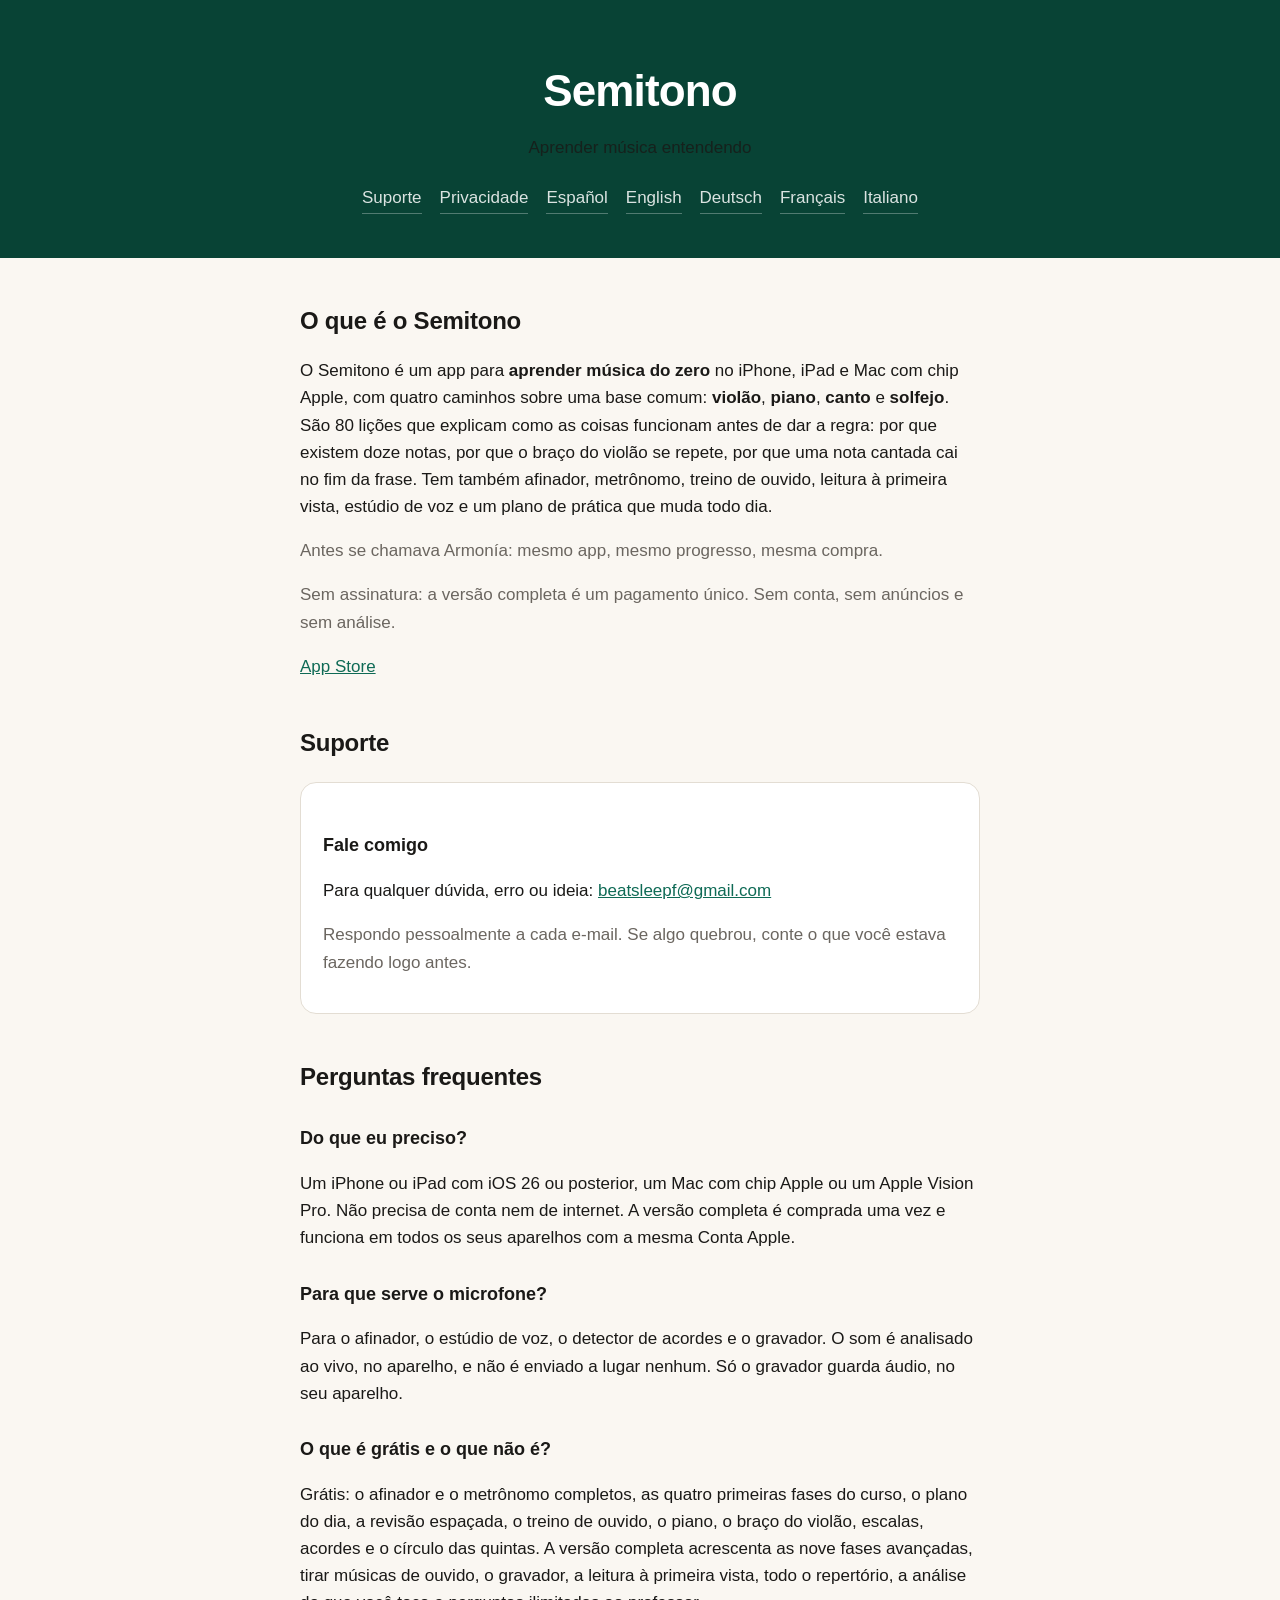
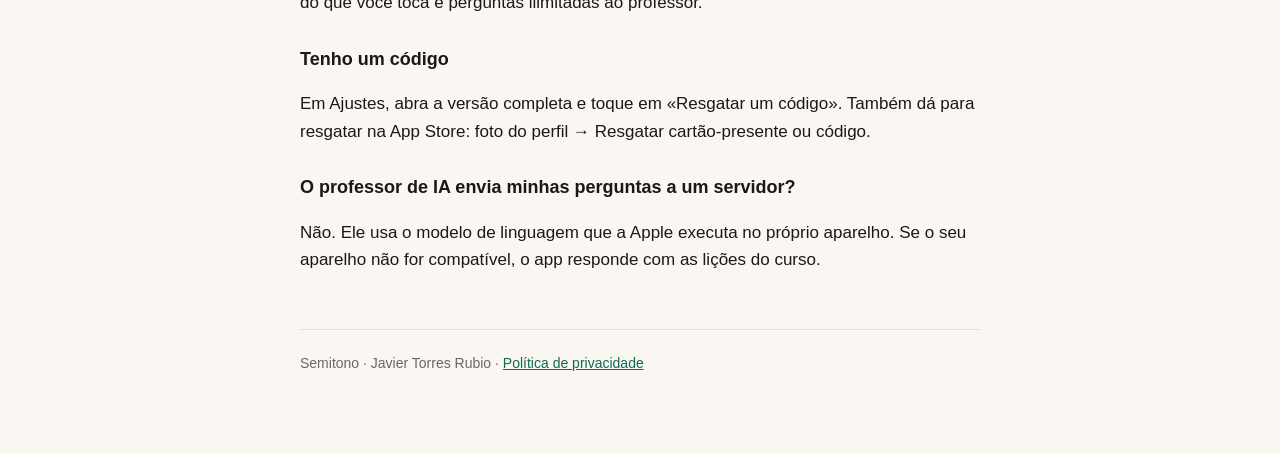
<file: pt/index.html>
<!doctype html>
<html lang="pt">
<head>
<meta charset="utf-8">
<meta name="viewport" content="width=device-width, initial-scale=1, viewport-fit=cover">
<meta name="apple-itunes-app" content="app-id=6814221175">
<title>Semitono: teoria musical, solfejo e percepção musical | iPhone, iPad e Mac</title>
<meta name="description" content="O Semitono ensina música do zero explicando por que tudo funciona: 80 lições de violão, piano, canto e solfejo, com afinador, metrônomo, treino de ouvido e estúdio de voz. Pagamento único, sem assinatura e sem conta.">
<link rel="canonical" href="https://javi7899.github.io/armonia-web/pt/">
<link rel="alternate" hreflang="es" href="https://javi7899.github.io/armonia-web/">
<link rel="alternate" hreflang="en" href="https://javi7899.github.io/armonia-web/en/">
<link rel="alternate" hreflang="de" href="https://javi7899.github.io/armonia-web/de/">
<link rel="alternate" hreflang="fr" href="https://javi7899.github.io/armonia-web/fr/">
<link rel="alternate" hreflang="it" href="https://javi7899.github.io/armonia-web/it/">
<link rel="alternate" hreflang="pt" href="https://javi7899.github.io/armonia-web/pt/">
<link rel="alternate" hreflang="x-default" href="https://javi7899.github.io/armonia-web/en/">
<meta name="robots" content="index,follow,max-snippet:-1,max-image-preview:large">
<meta name="author" content="Javier Torres Rubio">
<meta property="og:type" content="website">
<meta property="og:locale" content="pt_BR">
<meta property="og:site_name" content="Semitono">
<meta property="og:title" content="Semitono: teoria musical, solfejo e percepção musical | iPhone, iPad e Mac">
<meta property="og:description" content="O Semitono ensina música do zero explicando por que tudo funciona: 80 lições de violão, piano, canto e solfejo, com afinador, metrônomo, treino de ouvido e estúdio de voz. Pagamento único, sem assinatura e sem conta.">
<meta property="og:url" content="https://javi7899.github.io/armonia-web/pt/">
<link rel="stylesheet" href="../estilo.css">
<script type="application/ld+json">
{"@context": "https://schema.org", "@type": "SoftwareApplication", "name": "Semitono",
 "applicationCategory": "EducationalApplication", "applicationSubCategory": "Music",
 "operatingSystem": "iOS 26, iPadOS 26, macOS 26, visionOS", "inLanguage": "pt",
 "description": "O Semitono ensina música do zero explicando por que tudo funciona: 80 lições de violão, piano, canto e solfejo, com afinador, metrônomo, treino de ouvido e estúdio de voz. Pagamento único, sem assinatura e sem conta.", "url": "https://javi7899.github.io/armonia-web/pt/",
 "author": {"@type": "Person", "name": "Javier Torres Rubio"},
 "downloadUrl": "https://apps.apple.com/app/id6814221175",
 "offers": {"@type": "Offer", "price": "0", "priceCurrency": "EUR"}}
</script>
</head>
<body>
<header>
  <h1>Semitono</h1>
  <p>Aprender música entendendo</p>
  <nav>
    <a href="./">Suporte</a>
    <a href="privacy.html">Privacidade</a>
    <a href="../" hreflang="es" lang="es">Español</a> <a href="../en/" hreflang="en" lang="en">English</a> <a href="../de/" hreflang="de" lang="de">Deutsch</a> <a href="../fr/" hreflang="fr" lang="fr">Français</a> <a href="../it/" hreflang="it" lang="it">Italiano</a>
  </nav>
</header>
<main>
  <h2>O que é o Semitono</h2>
  <p>O Semitono é um app para <strong>aprender música do zero</strong> no iPhone, iPad e Mac com chip Apple, com quatro caminhos sobre uma base comum: <strong>violão</strong>, <strong>piano</strong>, <strong>canto</strong> e <strong>solfejo</strong>. São 80 lições que explicam como as coisas funcionam antes de dar a regra: por que existem doze notas, por que o braço do violão se repete, por que uma nota cantada cai no fim da frase. Tem também afinador, metrônomo, treino de ouvido, leitura à primeira vista, estúdio de voz e um plano de prática que muda todo dia.</p>
  <p class="subtle">Antes se chamava Armonía: mesmo app, mesmo progresso, mesma compra.</p>
  <p class="subtle">Sem assinatura: a versão completa é um pagamento único. Sem conta, sem anúncios e sem análise.</p>
  <p><a href="https://apps.apple.com/app/id6814221175">App Store</a></p>

  <h2>Suporte</h2>
  <div class="card">
    <h3>Fale comigo</h3>
    <p>Para qualquer dúvida, erro ou ideia: <span data-correo><noscript>beatsleepf (at) gmail.com</noscript></span></p>
    <p class="subtle">Respondo pessoalmente a cada e-mail. Se algo quebrou, conte o que você estava fazendo logo antes.</p>
  </div>

  <h2>Perguntas frequentes</h2>

  <h3>Do que eu preciso?</h3>
  <p>Um iPhone ou iPad com iOS 26 ou posterior, um Mac com chip Apple ou um Apple Vision Pro. Não precisa de conta nem de internet. A versão completa é comprada uma vez e funciona em todos os seus aparelhos com a mesma Conta Apple.</p>

  <h3>Para que serve o microfone?</h3>
  <p>Para o afinador, o estúdio de voz, o detector de acordes e o gravador. O som é analisado ao vivo, no aparelho, e não é enviado a lugar nenhum. Só o gravador guarda áudio, no seu aparelho.</p>

  <h3>O que é grátis e o que não é?</h3>
  <p>Grátis: o afinador e o metrônomo completos, as quatro primeiras fases do curso, o plano do dia, a revisão espaçada, o treino de ouvido, o piano, o braço do violão, escalas, acordes e o círculo das quintas. A versão completa acrescenta as nove fases avançadas, tirar músicas de ouvido, o gravador, a leitura à primeira vista, todo o repertório, a análise do que você toca e perguntas ilimitadas ao professor.</p>

  <h3>Tenho um código</h3>
  <p>Em Ajustes, abra a versão completa e toque em «Resgatar um código». Também dá para resgatar na App Store: foto do perfil → Resgatar cartão-presente ou código.</p>

  <h3>O professor de IA envia minhas perguntas a um servidor?</h3>
  <p>Não. Ele usa o modelo de linguagem que a Apple executa no próprio aparelho. Se o seu aparelho não for compatível, o app responde com as lições do curso.</p>

  <footer>
    Semitono · Javier Torres Rubio · <a href="privacy.html">Política de privacidade</a>
  </footer>
</main>
<script src="../contacto.js"></script>
</body>
</html>
</file>
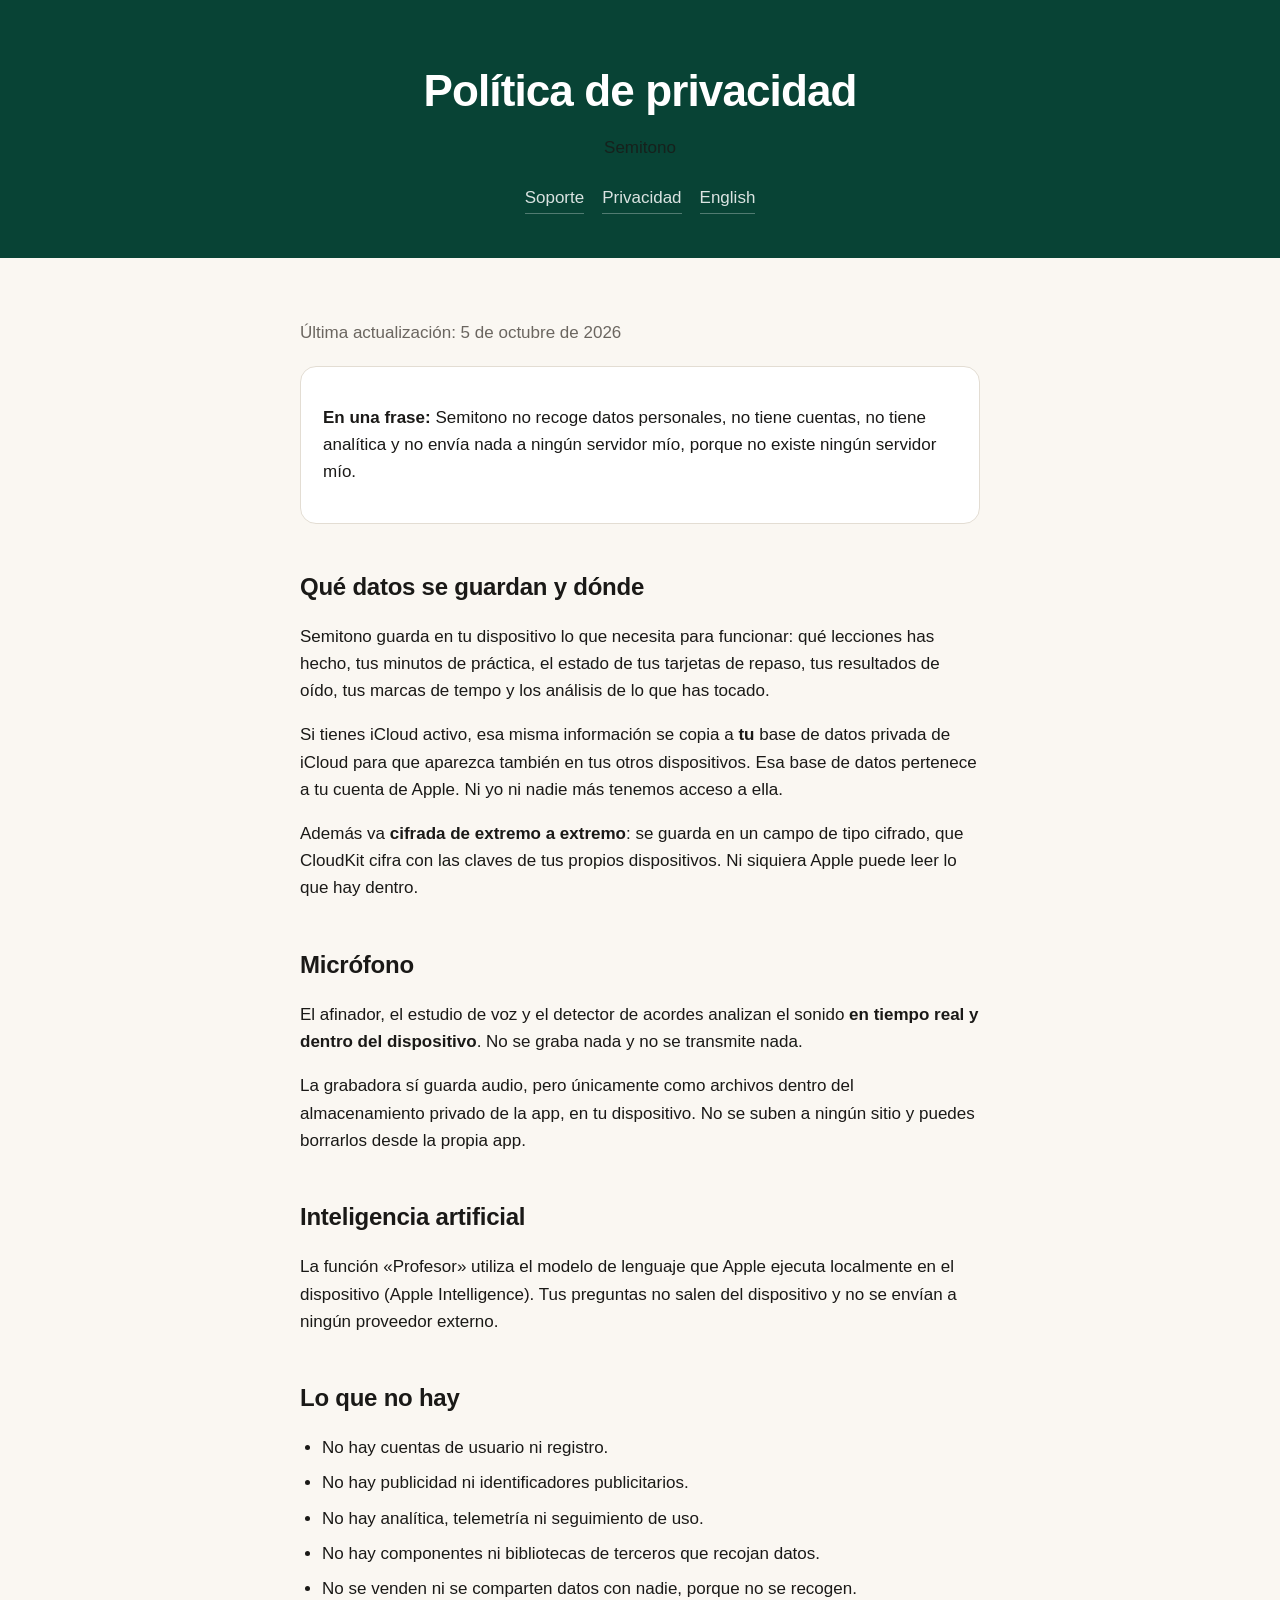
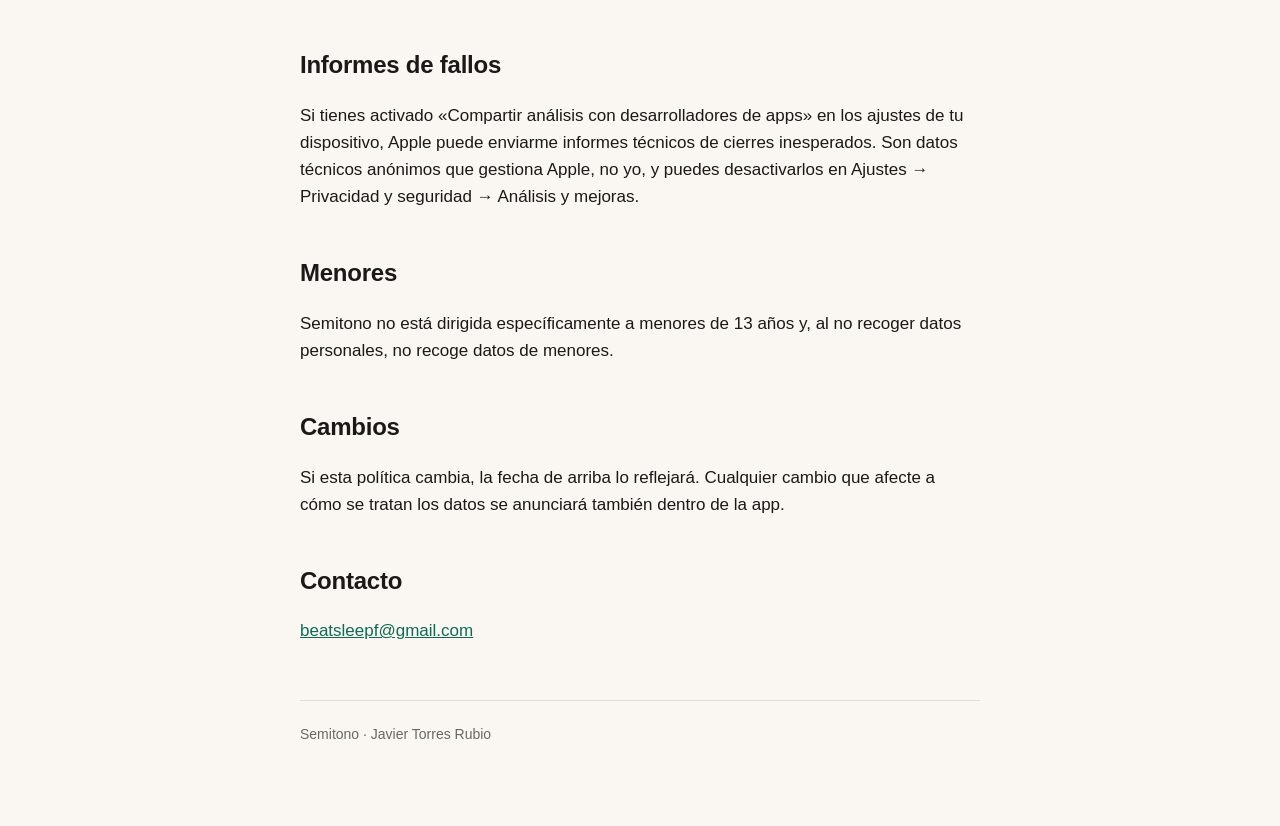
<file: privacidad.html>
<!doctype html>
<html lang="es">
<head>
<meta charset="utf-8">
<meta name="viewport" content="width=device-width, initial-scale=1, viewport-fit=cover">
<title>Política de privacidad de Semitono, app para aprender música</title>
<link rel="canonical" href="https://javi7899.github.io/armonia-web/privacidad.html">
<link rel="alternate" hreflang="es" href="https://javi7899.github.io/armonia-web/privacidad.html">
<link rel="alternate" hreflang="en" href="https://javi7899.github.io/armonia-web/en/privacy.html">
<link rel="alternate" hreflang="de" href="https://javi7899.github.io/armonia-web/de/privacy.html">
<link rel="alternate" hreflang="fr" href="https://javi7899.github.io/armonia-web/fr/privacy.html">
<link rel="alternate" hreflang="it" href="https://javi7899.github.io/armonia-web/it/privacy.html">
<link rel="alternate" hreflang="pt" href="https://javi7899.github.io/armonia-web/pt/privacy.html">
<link rel="alternate" hreflang="x-default" href="https://javi7899.github.io/armonia-web/en/privacy.html">
<meta name="robots" content="index,follow">
<meta name="description" content="Semitono no recoge datos personales: sin cuentas, sin analítica y sin componentes de terceros. El progreso se guarda en tu dispositivo y, si quieres, en tu iCloud privado.">
<link rel="stylesheet" href="estilo.css">
</head>
<body>
<header>
  <h1>Política de privacidad</h1>
  <p>Semitono</p>
  <nav>
    <a href="index.html">Soporte</a>
    <a href="privacidad.html">Privacidad</a>
    <a href="en/privacy.html" hreflang="en" lang="en">English</a>
  </nav>
</header>
<main>
  <p class="subtle">Última actualización: 5 de octubre de 2026</p>

  <div class="card">
    <p><strong>En una frase:</strong> Semitono no recoge datos personales, no tiene cuentas, no tiene analítica y no envía nada a ningún servidor mío, porque no existe ningún servidor mío.</p>
  </div>

  <h2>Qué datos se guardan y dónde</h2>
  <p>Semitono guarda en tu dispositivo lo que necesita para funcionar: qué lecciones has hecho, tus minutos de práctica, el estado de tus tarjetas de repaso, tus resultados de oído, tus marcas de tempo y los análisis de lo que has tocado.</p>
  <p>Si tienes iCloud activo, esa misma información se copia a <strong>tu</strong> base de datos privada de iCloud para que aparezca también en tus otros dispositivos. Esa base de datos pertenece a tu cuenta de Apple. Ni yo ni nadie más tenemos acceso a ella.</p>
  <p>Además va <strong>cifrada de extremo a extremo</strong>: se guarda en un campo de tipo cifrado, que CloudKit cifra con las claves de tus propios dispositivos. Ni siquiera Apple puede leer lo que hay dentro.</p>

  <h2>Micrófono</h2>
  <p>El afinador, el estudio de voz y el detector de acordes analizan el sonido <strong>en tiempo real y dentro del dispositivo</strong>. No se graba nada y no se transmite nada.</p>
  <p>La grabadora sí guarda audio, pero únicamente como archivos dentro del almacenamiento privado de la app, en tu dispositivo. No se suben a ningún sitio y puedes borrarlos desde la propia app.</p>

  <h2>Inteligencia artificial</h2>
  <p>La función «Profesor» utiliza el modelo de lenguaje que Apple ejecuta localmente en el dispositivo (Apple Intelligence). Tus preguntas no salen del dispositivo y no se envían a ningún proveedor externo.</p>

  <h2>Lo que no hay</h2>
  <ul>
    <li>No hay cuentas de usuario ni registro.</li>
    <li>No hay publicidad ni identificadores publicitarios.</li>
    <li>No hay analítica, telemetría ni seguimiento de uso.</li>
    <li>No hay componentes ni bibliotecas de terceros que recojan datos.</li>
    <li>No se venden ni se comparten datos con nadie, porque no se recogen.</li>
  </ul>

  <h2>Informes de fallos</h2>
  <p>Si tienes activado «Compartir análisis con desarrolladores de apps» en los ajustes de tu dispositivo, Apple puede enviarme informes técnicos de cierres inesperados. Son datos técnicos anónimos que gestiona Apple, no yo, y puedes desactivarlos en Ajustes → Privacidad y seguridad → Análisis y mejoras.</p>

  <h2>Menores</h2>
  <p>Semitono no está dirigida específicamente a menores de 13 años y, al no recoger datos personales, no recoge datos de menores.</p>

  <h2>Cambios</h2>
  <p>Si esta política cambia, la fecha de arriba lo reflejará. Cualquier cambio que afecte a cómo se tratan los datos se anunciará también dentro de la app.</p>

  <h2>Contacto</h2>
  <p><span data-correo><noscript>beatsleepf (arroba) gmail.com</noscript></span></p>

  <footer>
    Semitono · Javier Torres Rubio
  </footer>
</main>
<script src="contacto.js"></script>
</body>
</html>
</file>
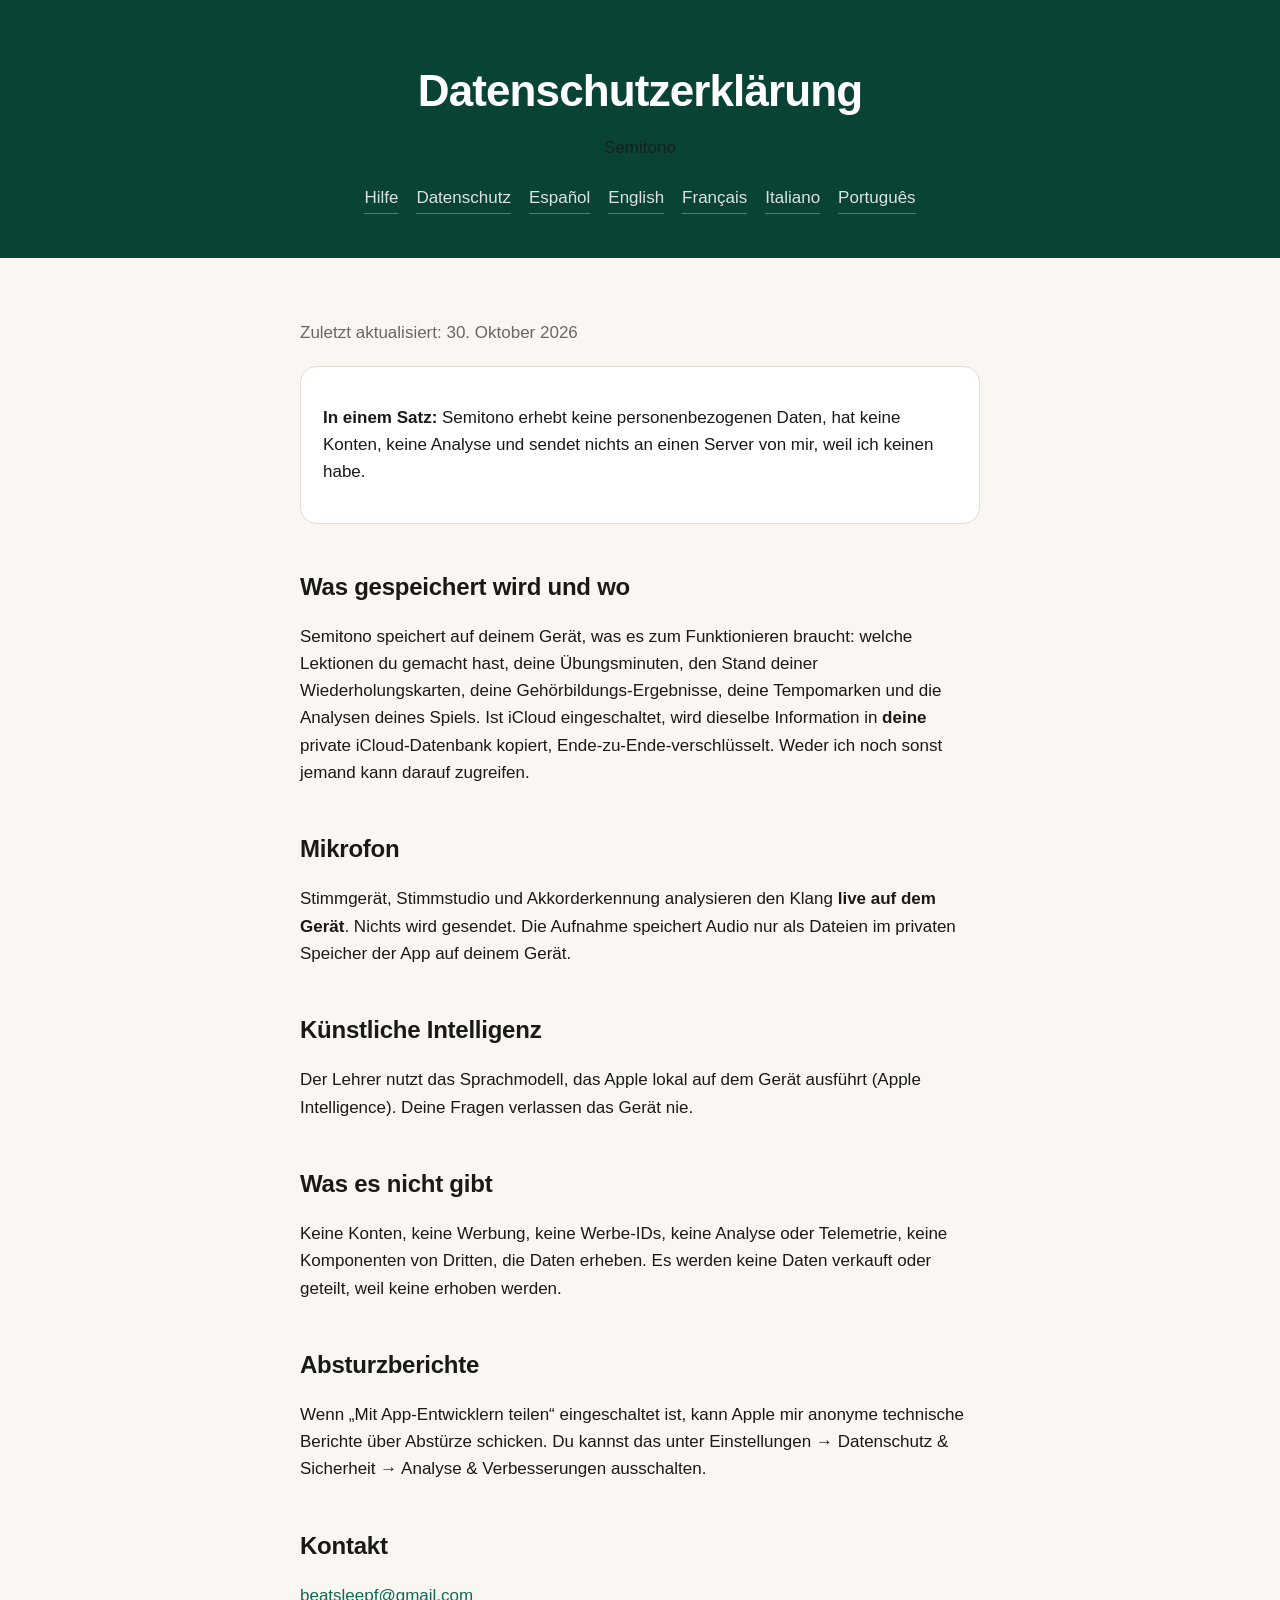
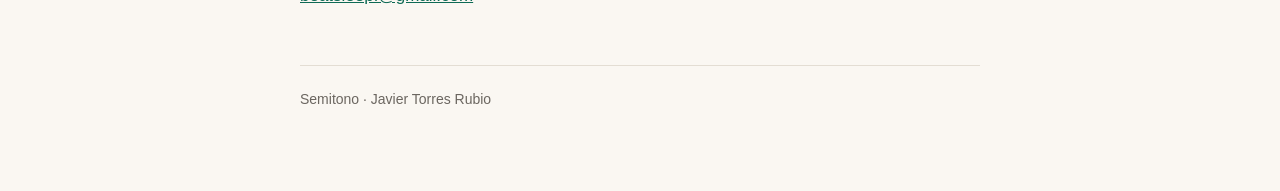
<file: de/privacy.html>
<!doctype html>
<html lang="de">
<head>
<meta charset="utf-8">
<meta name="viewport" content="width=device-width, initial-scale=1, viewport-fit=cover">
<meta name="apple-itunes-app" content="app-id=6814221175">
<title>Semitono · Datenschutzerklärung</title>
<meta name="description" content="Semitono erhebt keine personenbezogenen Daten: kein Konto, keine Analyse, kein Code von Dritten. Dein Fortschritt bleibt auf deinem Gerät und, wenn du willst, in deiner privaten iCloud.">
<link rel="canonical" href="https://javi7899.github.io/armonia-web/de/privacy.html">
<link rel="alternate" hreflang="es" href="https://javi7899.github.io/armonia-web/privacidad.html">
<link rel="alternate" hreflang="en" href="https://javi7899.github.io/armonia-web/en/privacy.html">
<link rel="alternate" hreflang="de" href="https://javi7899.github.io/armonia-web/de/privacy.html">
<link rel="alternate" hreflang="fr" href="https://javi7899.github.io/armonia-web/fr/privacy.html">
<link rel="alternate" hreflang="it" href="https://javi7899.github.io/armonia-web/it/privacy.html">
<link rel="alternate" hreflang="pt" href="https://javi7899.github.io/armonia-web/pt/privacy.html">
<link rel="alternate" hreflang="x-default" href="https://javi7899.github.io/armonia-web/en/privacy.html">
<meta name="robots" content="index,follow,max-snippet:-1,max-image-preview:large">
<meta name="author" content="Javier Torres Rubio">
<meta property="og:type" content="website">
<meta property="og:locale" content="de_DE">
<meta property="og:site_name" content="Semitono">
<meta property="og:title" content="Semitono · Datenschutzerklärung">
<meta property="og:description" content="Semitono erhebt keine personenbezogenen Daten: kein Konto, keine Analyse, kein Code von Dritten. Dein Fortschritt bleibt auf deinem Gerät und, wenn du willst, in deiner privaten iCloud.">
<meta property="og:url" content="https://javi7899.github.io/armonia-web/de/privacy.html">
<link rel="stylesheet" href="../estilo.css">
</head>
<body>
<header>
  <h1>Datenschutzerklärung</h1>
  <p>Semitono</p>
  <nav>
    <a href="./">Hilfe</a>
    <a href="privacy.html">Datenschutz</a>
    <a href="../privacidad.html" hreflang="es" lang="es">Español</a> <a href="../en/privacy.html" hreflang="en" lang="en">English</a> <a href="../fr/privacy.html" hreflang="fr" lang="fr">Français</a> <a href="../it/privacy.html" hreflang="it" lang="it">Italiano</a> <a href="../pt/privacy.html" hreflang="pt" lang="pt">Português</a>
  </nav>
</header>
<main>
  <p class="subtle">Zuletzt aktualisiert: 30. Oktober 2026</p>

  <div class="card">
    <p><strong>In einem Satz:</strong> Semitono erhebt keine personenbezogenen Daten, hat keine Konten, keine Analyse und sendet nichts an einen Server von mir, weil ich keinen habe.</p>
  </div>

  <h2>Was gespeichert wird und wo</h2>
  <p>Semitono speichert auf deinem Gerät, was es zum Funktionieren braucht: welche Lektionen du gemacht hast, deine Übungsminuten, den Stand deiner Wiederholungskarten, deine Gehörbildungs-Ergebnisse, deine Tempomarken und die Analysen deines Spiels. Ist iCloud eingeschaltet, wird dieselbe Information in <strong>deine</strong> private iCloud-Datenbank kopiert, Ende-zu-Ende-verschlüsselt. Weder ich noch sonst jemand kann darauf zugreifen.</p>

  <h2>Mikrofon</h2>
  <p>Stimmgerät, Stimmstudio und Akkorderkennung analysieren den Klang <strong>live auf dem Gerät</strong>. Nichts wird gesendet. Die Aufnahme speichert Audio nur als Dateien im privaten Speicher der App auf deinem Gerät.</p>

  <h2>Künstliche Intelligenz</h2>
  <p>Der Lehrer nutzt das Sprachmodell, das Apple lokal auf dem Gerät ausführt (Apple Intelligence). Deine Fragen verlassen das Gerät nie.</p>

  <h2>Was es nicht gibt</h2>
  <p>Keine Konten, keine Werbung, keine Werbe-IDs, keine Analyse oder Telemetrie, keine Komponenten von Dritten, die Daten erheben. Es werden keine Daten verkauft oder geteilt, weil keine erhoben werden.</p>

  <h2>Absturzberichte</h2>
  <p>Wenn „Mit App-Entwicklern teilen“ eingeschaltet ist, kann Apple mir anonyme technische Berichte über Abstürze schicken. Du kannst das unter Einstellungen → Datenschutz &amp; Sicherheit → Analyse &amp; Verbesserungen ausschalten.</p>

  <h2>Kontakt</h2>
  <p><span data-correo><noscript>beatsleepf (at) gmail.com</noscript></span></p>

  <footer>
    Semitono · Javier Torres Rubio
  </footer>
</main>
<script src="../contacto.js"></script>
</body>
</html>
</file>
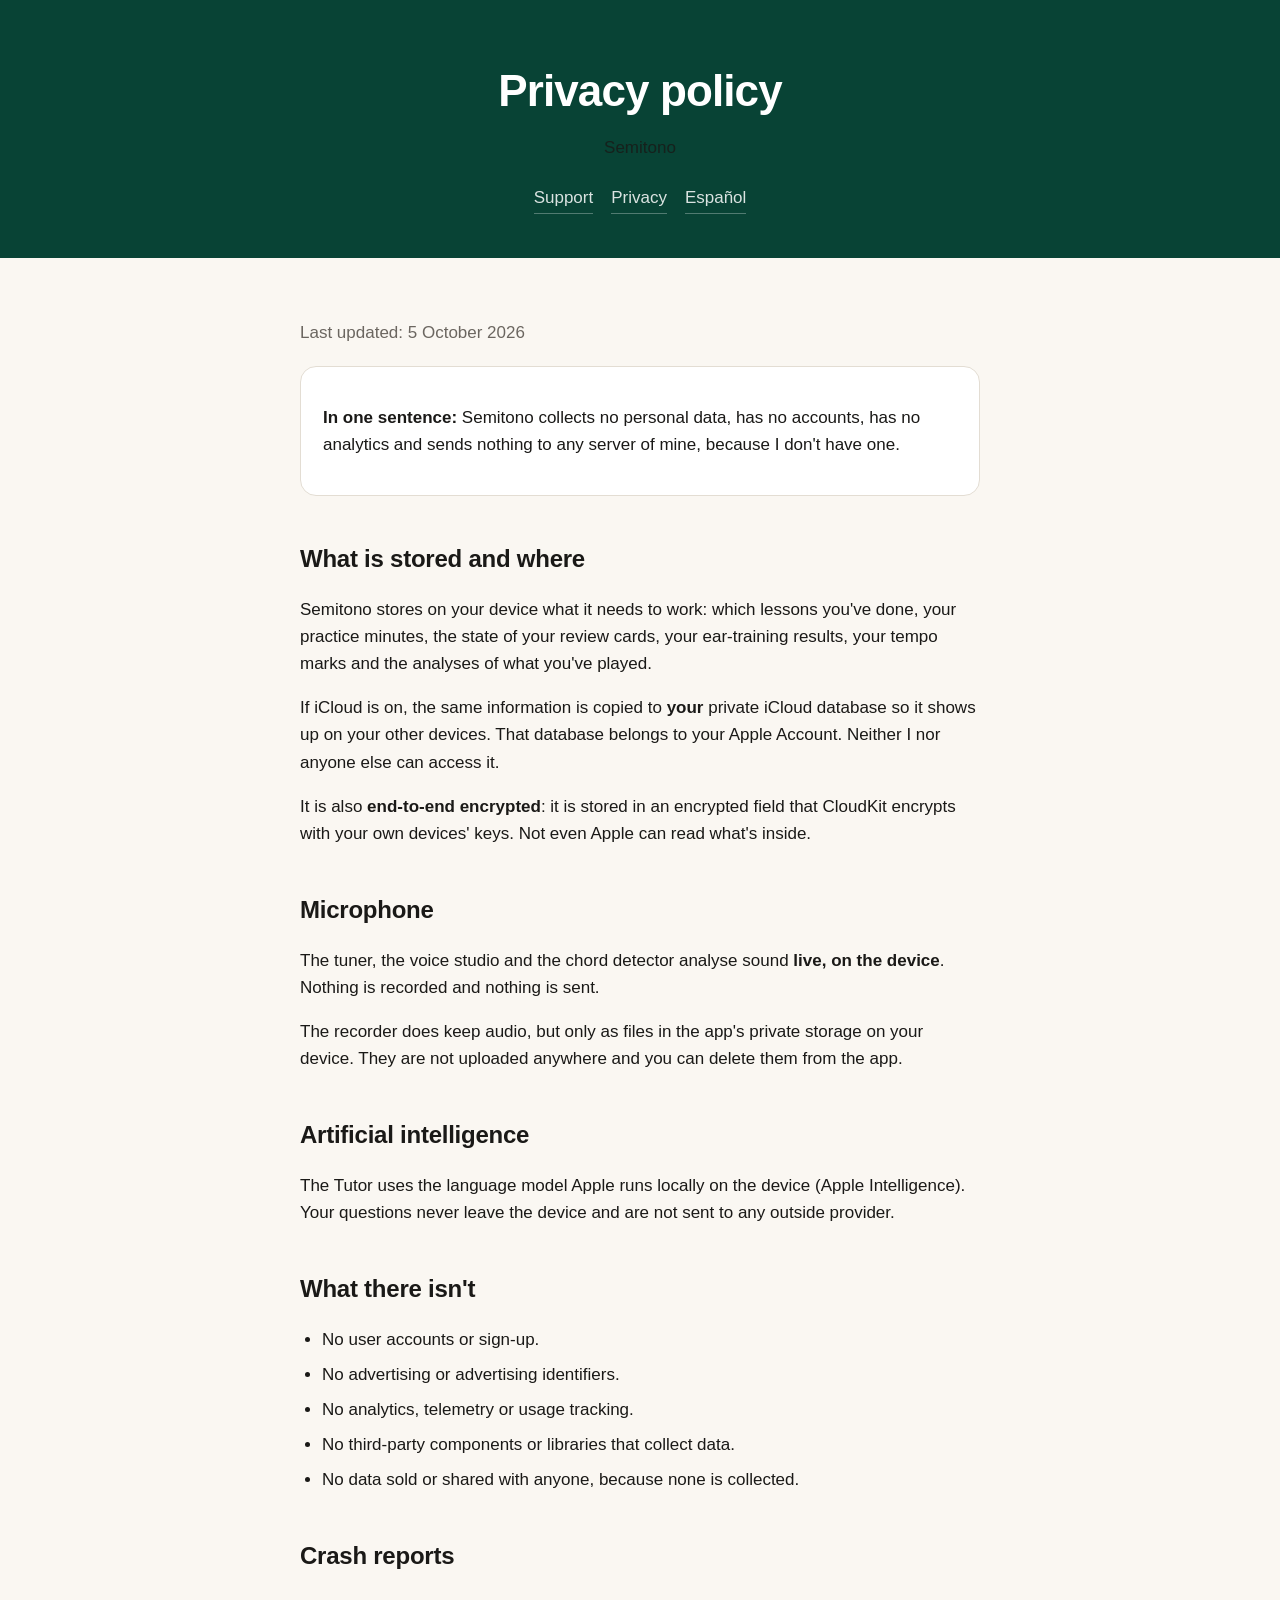
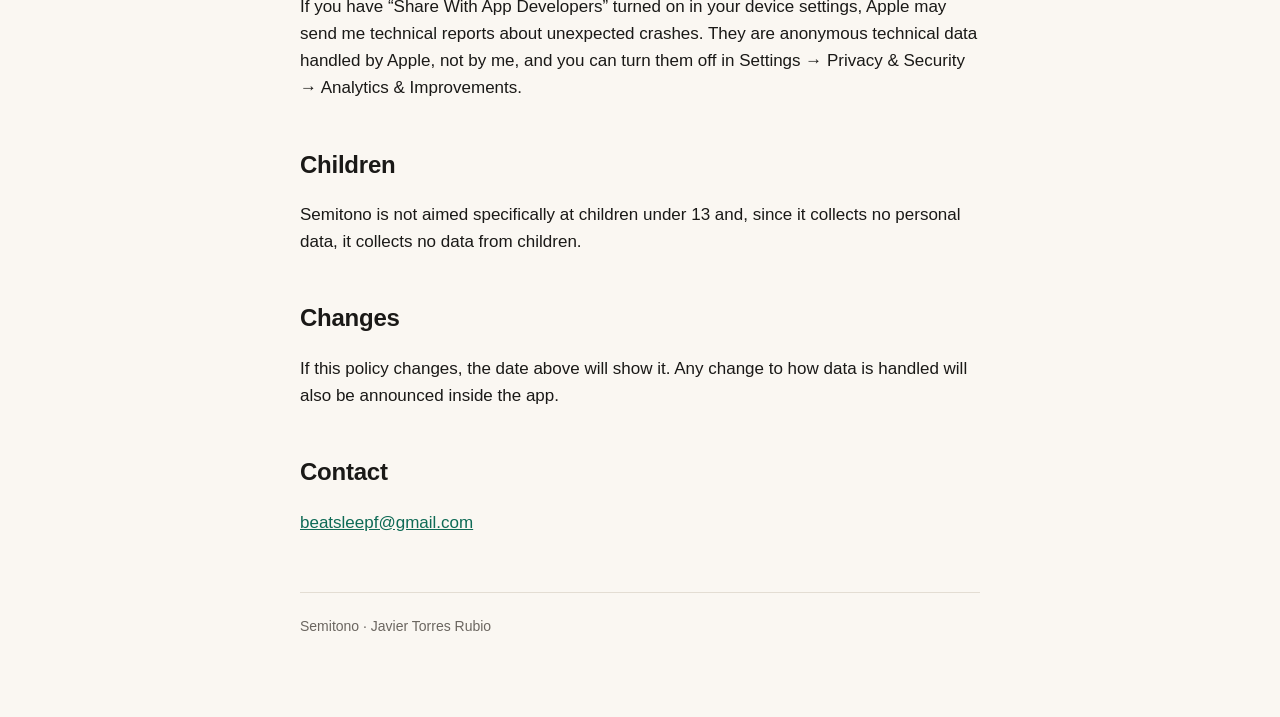
<file: en/privacy.html>
<!doctype html>
<html lang="en">
<head>
<meta charset="utf-8">
<meta name="viewport" content="width=device-width, initial-scale=1, viewport-fit=cover">
<title>Semitono privacy policy</title>
<link rel="canonical" href="https://javi7899.github.io/armonia-web/en/privacy.html">
<link rel="alternate" hreflang="es" href="https://javi7899.github.io/armonia-web/privacidad.html">
<link rel="alternate" hreflang="en" href="https://javi7899.github.io/armonia-web/en/privacy.html">
<link rel="alternate" hreflang="de" href="https://javi7899.github.io/armonia-web/de/privacy.html">
<link rel="alternate" hreflang="fr" href="https://javi7899.github.io/armonia-web/fr/privacy.html">
<link rel="alternate" hreflang="it" href="https://javi7899.github.io/armonia-web/it/privacy.html">
<link rel="alternate" hreflang="pt" href="https://javi7899.github.io/armonia-web/pt/privacy.html">
<link rel="alternate" hreflang="x-default" href="https://javi7899.github.io/armonia-web/en/privacy.html">
<meta name="robots" content="index,follow">
<meta name="description" content="Semitono collects no personal data: no accounts, no analytics and no third-party code. Your progress stays on your device and, if you want, in your private iCloud.">
<link rel="stylesheet" href="../estilo.css">
</head>
<body>
<header>
  <h1>Privacy policy</h1>
  <p>Semitono</p>
  <nav>
    <a href="./">Support</a>
    <a href="privacy.html">Privacy</a>
    <a href="../privacidad.html" hreflang="es" lang="es">Español</a>
  </nav>
</header>
<main>
  <p class="subtle">Last updated: 5 October 2026</p>

  <div class="card">
    <p><strong>In one sentence:</strong> Semitono collects no personal data, has no accounts, has no analytics and sends nothing to any server of mine, because I don't have one.</p>
  </div>

  <h2>What is stored and where</h2>
  <p>Semitono stores on your device what it needs to work: which lessons you've done, your practice minutes, the state of your review cards, your ear-training results, your tempo marks and the analyses of what you've played.</p>
  <p>If iCloud is on, the same information is copied to <strong>your</strong> private iCloud database so it shows up on your other devices. That database belongs to your Apple Account. Neither I nor anyone else can access it.</p>
  <p>It is also <strong>end-to-end encrypted</strong>: it is stored in an encrypted field that CloudKit encrypts with your own devices' keys. Not even Apple can read what's inside.</p>

  <h2>Microphone</h2>
  <p>The tuner, the voice studio and the chord detector analyse sound <strong>live, on the device</strong>. Nothing is recorded and nothing is sent.</p>
  <p>The recorder does keep audio, but only as files in the app's private storage on your device. They are not uploaded anywhere and you can delete them from the app.</p>

  <h2>Artificial intelligence</h2>
  <p>The Tutor uses the language model Apple runs locally on the device (Apple Intelligence). Your questions never leave the device and are not sent to any outside provider.</p>

  <h2>What there isn't</h2>
  <ul>
    <li>No user accounts or sign-up.</li>
    <li>No advertising or advertising identifiers.</li>
    <li>No analytics, telemetry or usage tracking.</li>
    <li>No third-party components or libraries that collect data.</li>
    <li>No data sold or shared with anyone, because none is collected.</li>
  </ul>

  <h2>Crash reports</h2>
  <p>If you have “Share With App Developers” turned on in your device settings, Apple may send me technical reports about unexpected crashes. They are anonymous technical data handled by Apple, not by me, and you can turn them off in Settings → Privacy &amp; Security → Analytics &amp; Improvements.</p>

  <h2>Children</h2>
  <p>Semitono is not aimed specifically at children under 13 and, since it collects no personal data, it collects no data from children.</p>

  <h2>Changes</h2>
  <p>If this policy changes, the date above will show it. Any change to how data is handled will also be announced inside the app.</p>

  <h2>Contact</h2>
  <p><span data-correo><noscript>beatsleepf (at) gmail.com</noscript></span></p>

  <footer>
    Semitono · Javier Torres Rubio
  </footer>
</main>
<script src="../contacto.js"></script>
</body>
</html>
</file>
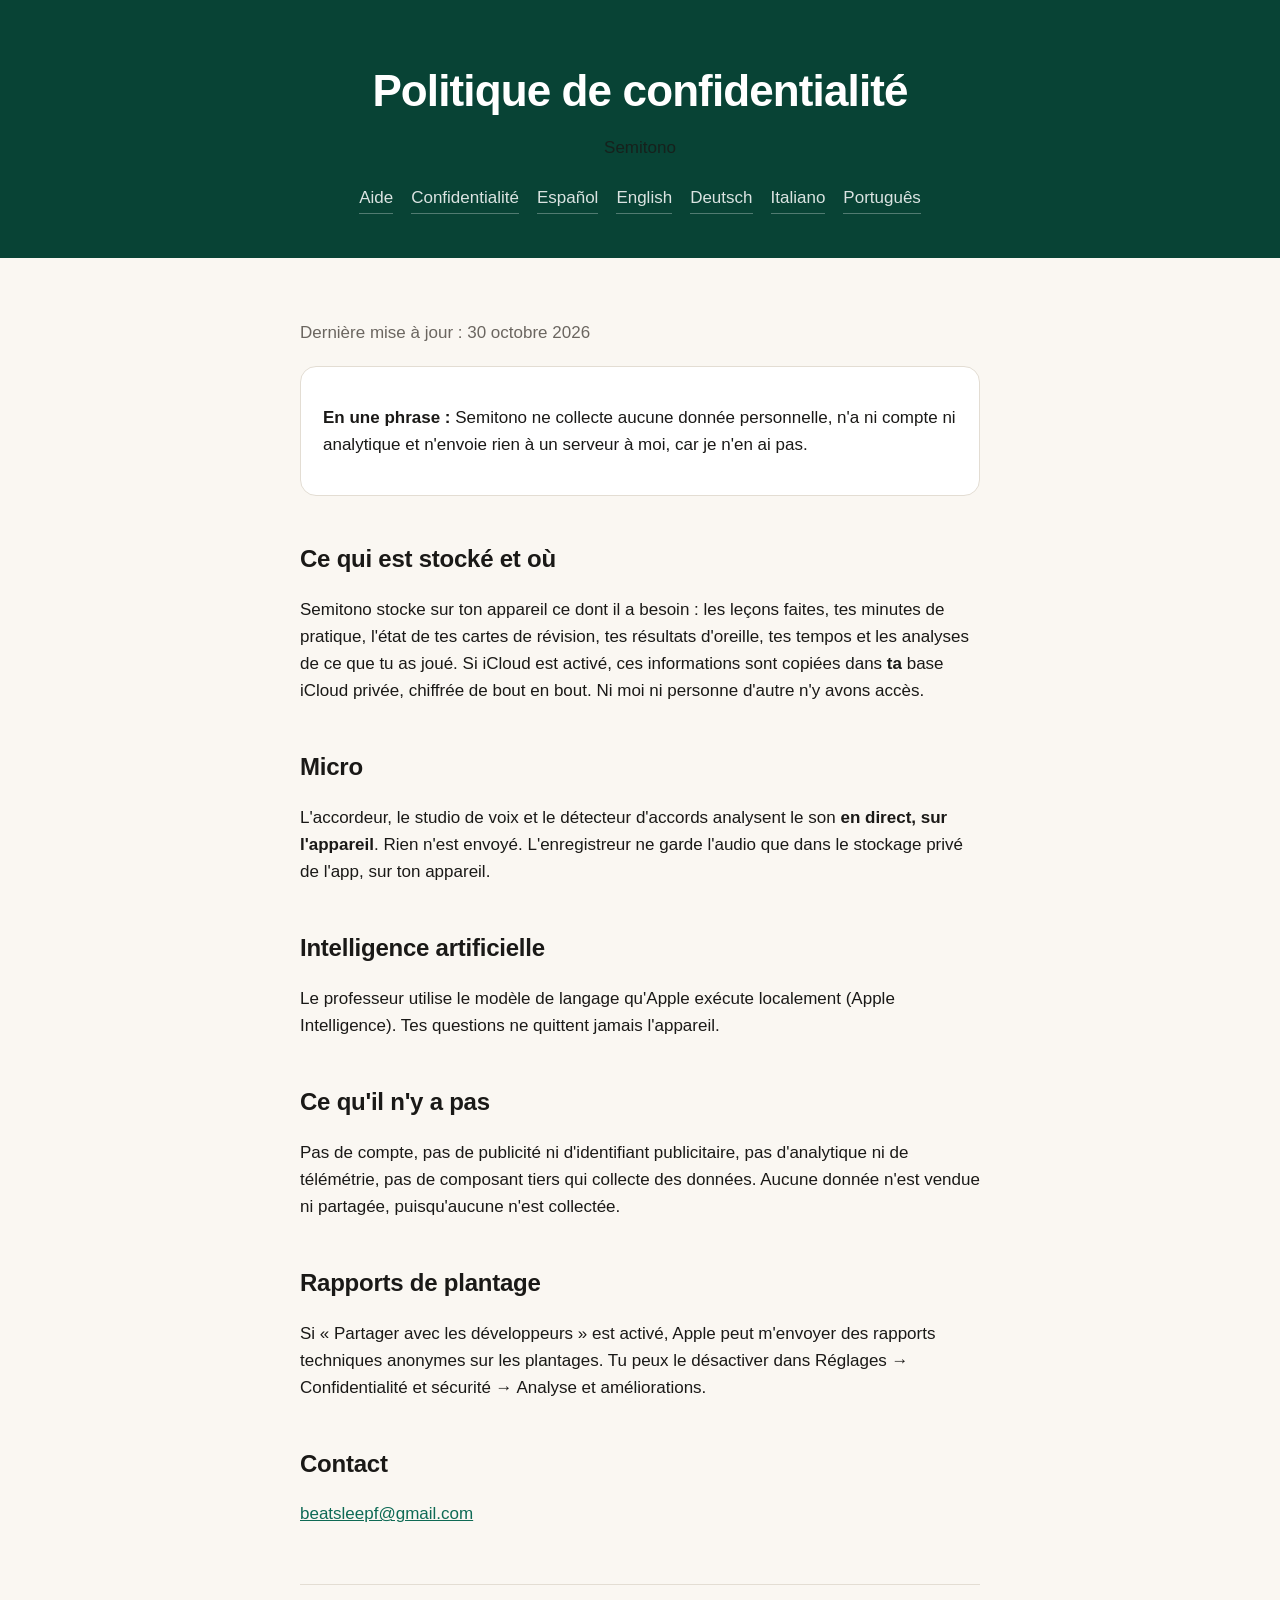
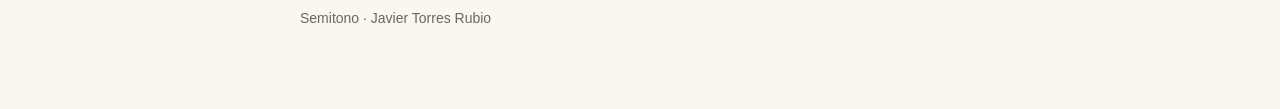
<file: fr/privacy.html>
<!doctype html>
<html lang="fr">
<head>
<meta charset="utf-8">
<meta name="viewport" content="width=device-width, initial-scale=1, viewport-fit=cover">
<meta name="apple-itunes-app" content="app-id=6814221175">
<title>Semitono · Politique de confidentialité</title>
<meta name="description" content="Semitono ne collecte aucune donnée personnelle : ni compte, ni analytique, ni code tiers. Ta progression reste sur ton appareil et, si tu le veux, dans ton iCloud privé.">
<link rel="canonical" href="https://javi7899.github.io/armonia-web/fr/privacy.html">
<link rel="alternate" hreflang="es" href="https://javi7899.github.io/armonia-web/privacidad.html">
<link rel="alternate" hreflang="en" href="https://javi7899.github.io/armonia-web/en/privacy.html">
<link rel="alternate" hreflang="de" href="https://javi7899.github.io/armonia-web/de/privacy.html">
<link rel="alternate" hreflang="fr" href="https://javi7899.github.io/armonia-web/fr/privacy.html">
<link rel="alternate" hreflang="it" href="https://javi7899.github.io/armonia-web/it/privacy.html">
<link rel="alternate" hreflang="pt" href="https://javi7899.github.io/armonia-web/pt/privacy.html">
<link rel="alternate" hreflang="x-default" href="https://javi7899.github.io/armonia-web/en/privacy.html">
<meta name="robots" content="index,follow,max-snippet:-1,max-image-preview:large">
<meta name="author" content="Javier Torres Rubio">
<meta property="og:type" content="website">
<meta property="og:locale" content="fr_FR">
<meta property="og:site_name" content="Semitono">
<meta property="og:title" content="Semitono · Politique de confidentialité">
<meta property="og:description" content="Semitono ne collecte aucune donnée personnelle : ni compte, ni analytique, ni code tiers. Ta progression reste sur ton appareil et, si tu le veux, dans ton iCloud privé.">
<meta property="og:url" content="https://javi7899.github.io/armonia-web/fr/privacy.html">
<link rel="stylesheet" href="../estilo.css">
</head>
<body>
<header>
  <h1>Politique de confidentialité</h1>
  <p>Semitono</p>
  <nav>
    <a href="./">Aide</a>
    <a href="privacy.html">Confidentialité</a>
    <a href="../privacidad.html" hreflang="es" lang="es">Español</a> <a href="../en/privacy.html" hreflang="en" lang="en">English</a> <a href="../de/privacy.html" hreflang="de" lang="de">Deutsch</a> <a href="../it/privacy.html" hreflang="it" lang="it">Italiano</a> <a href="../pt/privacy.html" hreflang="pt" lang="pt">Português</a>
  </nav>
</header>
<main>
  <p class="subtle">Dernière mise à jour : 30 octobre 2026</p>

  <div class="card">
    <p><strong>En une phrase :</strong> Semitono ne collecte aucune donnée personnelle, n'a ni compte ni analytique et n'envoie rien à un serveur à moi, car je n'en ai pas.</p>
  </div>

  <h2>Ce qui est stocké et où</h2>
  <p>Semitono stocke sur ton appareil ce dont il a besoin : les leçons faites, tes minutes de pratique, l'état de tes cartes de révision, tes résultats d'oreille, tes tempos et les analyses de ce que tu as joué. Si iCloud est activé, ces informations sont copiées dans <strong>ta</strong> base iCloud privée, chiffrée de bout en bout. Ni moi ni personne d'autre n'y avons accès.</p>

  <h2>Micro</h2>
  <p>L'accordeur, le studio de voix et le détecteur d'accords analysent le son <strong>en direct, sur l'appareil</strong>. Rien n'est envoyé. L'enregistreur ne garde l'audio que dans le stockage privé de l'app, sur ton appareil.</p>

  <h2>Intelligence artificielle</h2>
  <p>Le professeur utilise le modèle de langage qu'Apple exécute localement (Apple Intelligence). Tes questions ne quittent jamais l'appareil.</p>

  <h2>Ce qu'il n'y a pas</h2>
  <p>Pas de compte, pas de publicité ni d'identifiant publicitaire, pas d'analytique ni de télémétrie, pas de composant tiers qui collecte des données. Aucune donnée n'est vendue ni partagée, puisqu'aucune n'est collectée.</p>

  <h2>Rapports de plantage</h2>
  <p>Si « Partager avec les développeurs » est activé, Apple peut m'envoyer des rapports techniques anonymes sur les plantages. Tu peux le désactiver dans Réglages → Confidentialité et sécurité → Analyse et améliorations.</p>

  <h2>Contact</h2>
  <p><span data-correo><noscript>beatsleepf (at) gmail.com</noscript></span></p>

  <footer>
    Semitono · Javier Torres Rubio
  </footer>
</main>
<script src="../contacto.js"></script>
</body>
</html>
</file>
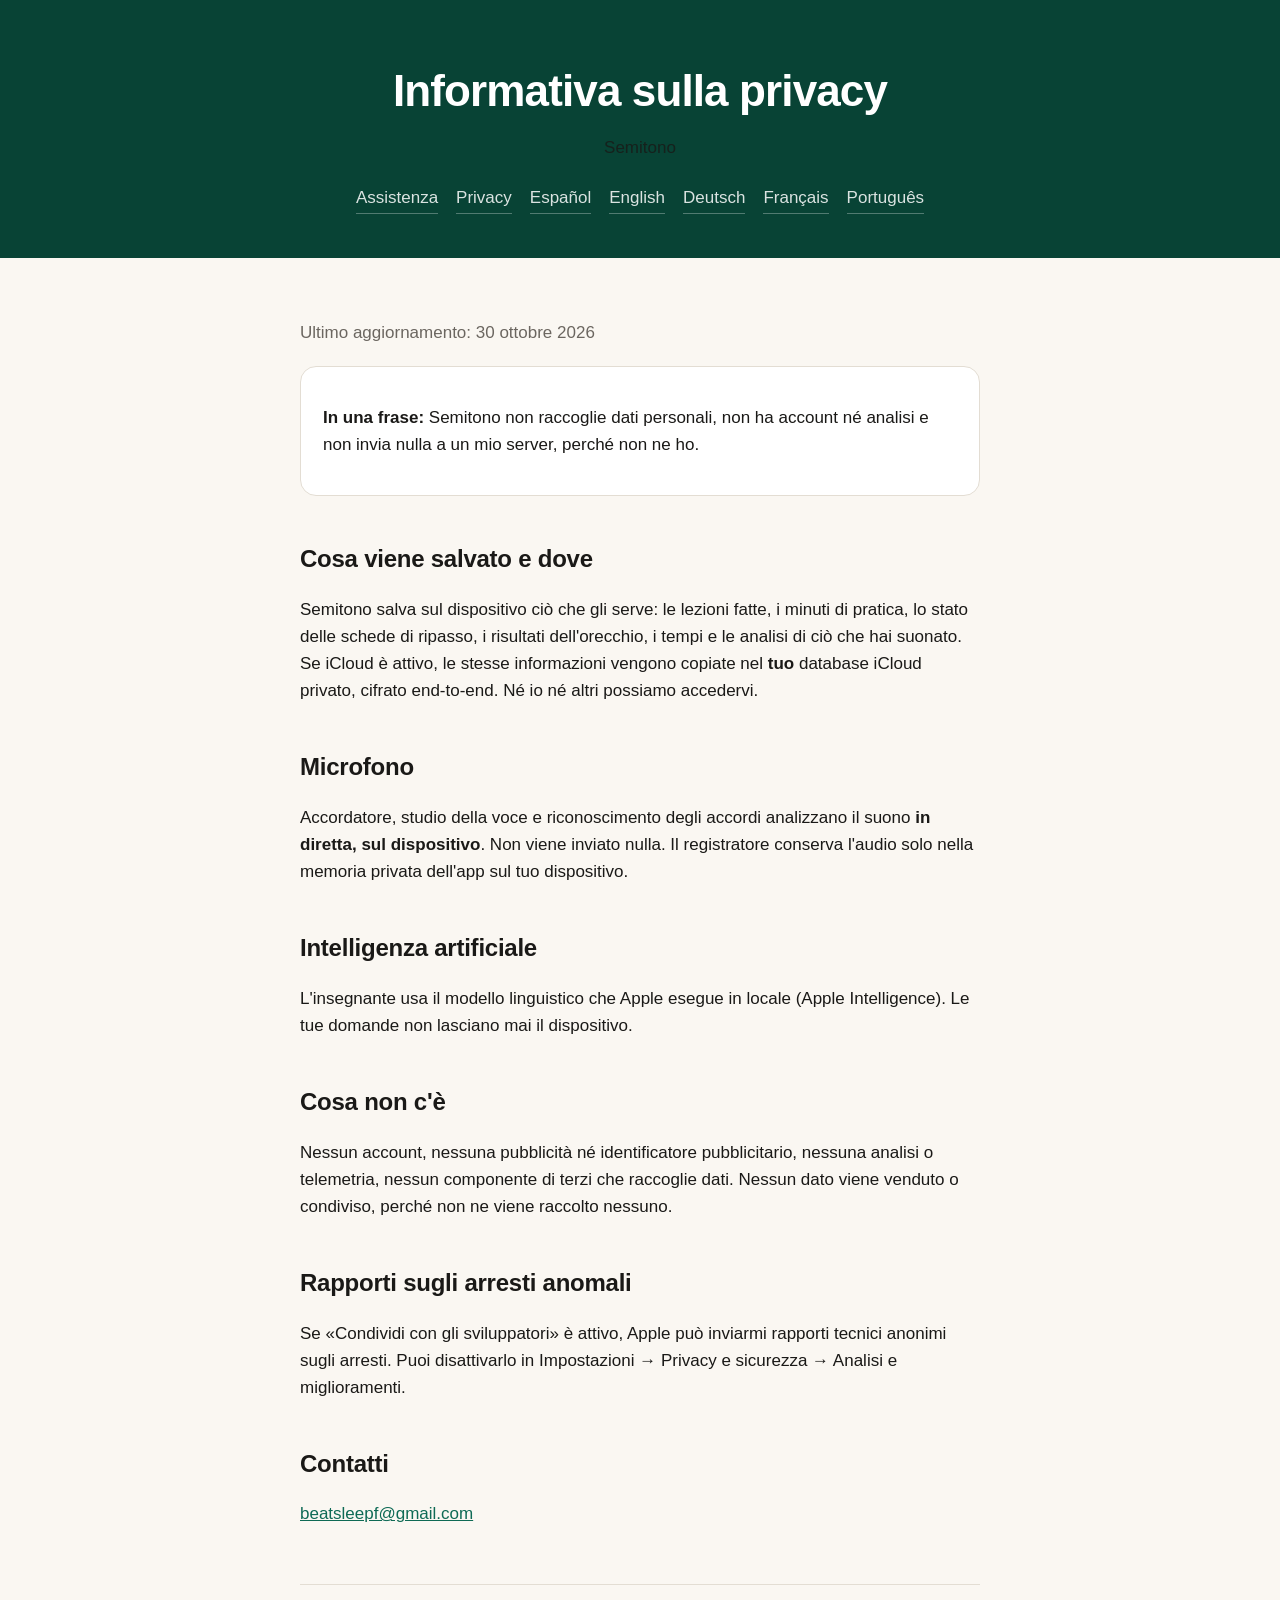
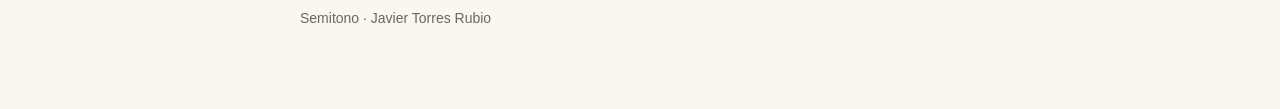
<file: it/privacy.html>
<!doctype html>
<html lang="it">
<head>
<meta charset="utf-8">
<meta name="viewport" content="width=device-width, initial-scale=1, viewport-fit=cover">
<meta name="apple-itunes-app" content="app-id=6814221175">
<title>Semitono · Informativa sulla privacy</title>
<meta name="description" content="Semitono non raccoglie dati personali: nessun account, nessuna analisi, nessun codice di terzi. I tuoi progressi restano sul dispositivo e, se vuoi, nel tuo iCloud privato.">
<link rel="canonical" href="https://javi7899.github.io/armonia-web/it/privacy.html">
<link rel="alternate" hreflang="es" href="https://javi7899.github.io/armonia-web/privacidad.html">
<link rel="alternate" hreflang="en" href="https://javi7899.github.io/armonia-web/en/privacy.html">
<link rel="alternate" hreflang="de" href="https://javi7899.github.io/armonia-web/de/privacy.html">
<link rel="alternate" hreflang="fr" href="https://javi7899.github.io/armonia-web/fr/privacy.html">
<link rel="alternate" hreflang="it" href="https://javi7899.github.io/armonia-web/it/privacy.html">
<link rel="alternate" hreflang="pt" href="https://javi7899.github.io/armonia-web/pt/privacy.html">
<link rel="alternate" hreflang="x-default" href="https://javi7899.github.io/armonia-web/en/privacy.html">
<meta name="robots" content="index,follow,max-snippet:-1,max-image-preview:large">
<meta name="author" content="Javier Torres Rubio">
<meta property="og:type" content="website">
<meta property="og:locale" content="it_IT">
<meta property="og:site_name" content="Semitono">
<meta property="og:title" content="Semitono · Informativa sulla privacy">
<meta property="og:description" content="Semitono non raccoglie dati personali: nessun account, nessuna analisi, nessun codice di terzi. I tuoi progressi restano sul dispositivo e, se vuoi, nel tuo iCloud privato.">
<meta property="og:url" content="https://javi7899.github.io/armonia-web/it/privacy.html">
<link rel="stylesheet" href="../estilo.css">
</head>
<body>
<header>
  <h1>Informativa sulla privacy</h1>
  <p>Semitono</p>
  <nav>
    <a href="./">Assistenza</a>
    <a href="privacy.html">Privacy</a>
    <a href="../privacidad.html" hreflang="es" lang="es">Español</a> <a href="../en/privacy.html" hreflang="en" lang="en">English</a> <a href="../de/privacy.html" hreflang="de" lang="de">Deutsch</a> <a href="../fr/privacy.html" hreflang="fr" lang="fr">Français</a> <a href="../pt/privacy.html" hreflang="pt" lang="pt">Português</a>
  </nav>
</header>
<main>
  <p class="subtle">Ultimo aggiornamento: 30 ottobre 2026</p>

  <div class="card">
    <p><strong>In una frase:</strong> Semitono non raccoglie dati personali, non ha account né analisi e non invia nulla a un mio server, perché non ne ho.</p>
  </div>

  <h2>Cosa viene salvato e dove</h2>
  <p>Semitono salva sul dispositivo ciò che gli serve: le lezioni fatte, i minuti di pratica, lo stato delle schede di ripasso, i risultati dell'orecchio, i tempi e le analisi di ciò che hai suonato. Se iCloud è attivo, le stesse informazioni vengono copiate nel <strong>tuo</strong> database iCloud privato, cifrato end-to-end. Né io né altri possiamo accedervi.</p>

  <h2>Microfono</h2>
  <p>Accordatore, studio della voce e riconoscimento degli accordi analizzano il suono <strong>in diretta, sul dispositivo</strong>. Non viene inviato nulla. Il registratore conserva l'audio solo nella memoria privata dell'app sul tuo dispositivo.</p>

  <h2>Intelligenza artificiale</h2>
  <p>L'insegnante usa il modello linguistico che Apple esegue in locale (Apple Intelligence). Le tue domande non lasciano mai il dispositivo.</p>

  <h2>Cosa non c'è</h2>
  <p>Nessun account, nessuna pubblicità né identificatore pubblicitario, nessuna analisi o telemetria, nessun componente di terzi che raccoglie dati. Nessun dato viene venduto o condiviso, perché non ne viene raccolto nessuno.</p>

  <h2>Rapporti sugli arresti anomali</h2>
  <p>Se «Condividi con gli sviluppatori» è attivo, Apple può inviarmi rapporti tecnici anonimi sugli arresti. Puoi disattivarlo in Impostazioni → Privacy e sicurezza → Analisi e miglioramenti.</p>

  <h2>Contatti</h2>
  <p><span data-correo><noscript>beatsleepf (at) gmail.com</noscript></span></p>

  <footer>
    Semitono · Javier Torres Rubio
  </footer>
</main>
<script src="../contacto.js"></script>
</body>
</html>
</file>
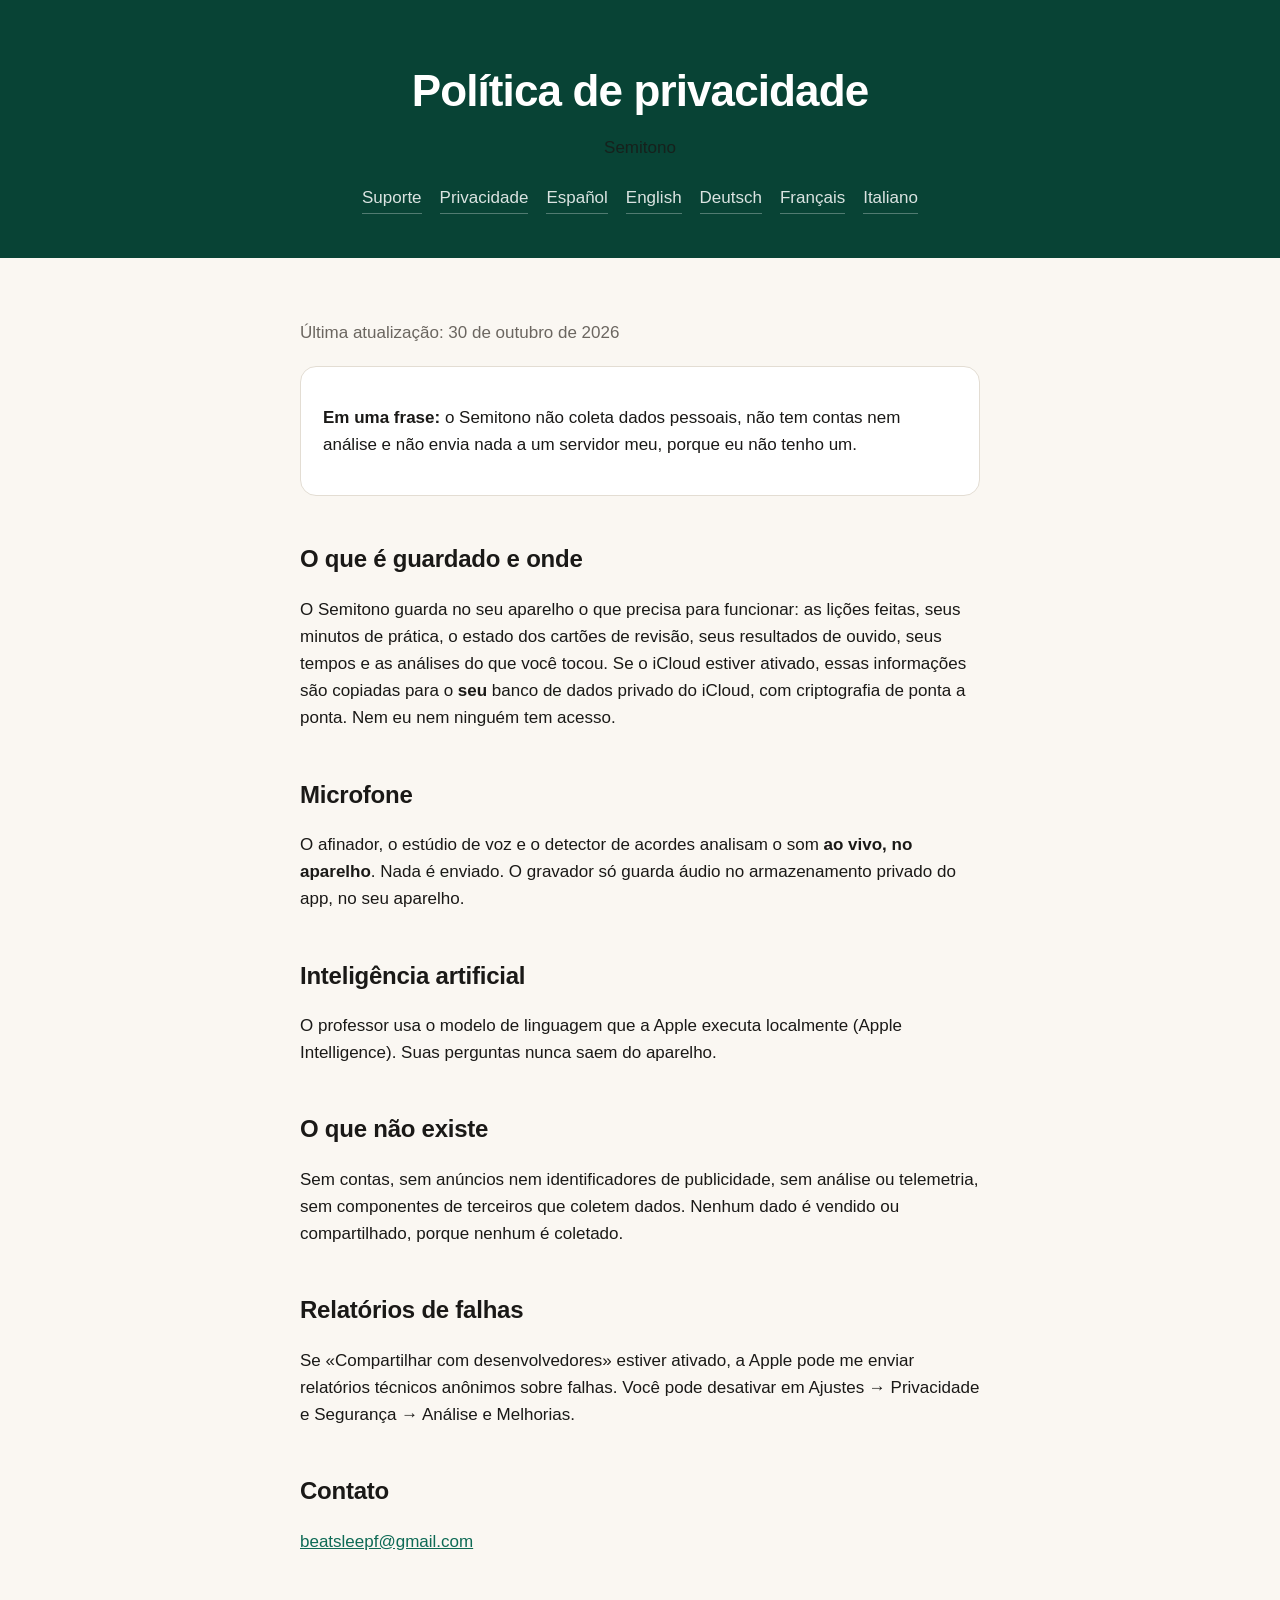
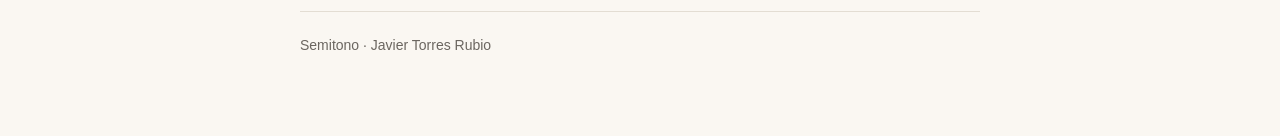
<file: pt/privacy.html>
<!doctype html>
<html lang="pt">
<head>
<meta charset="utf-8">
<meta name="viewport" content="width=device-width, initial-scale=1, viewport-fit=cover">
<meta name="apple-itunes-app" content="app-id=6814221175">
<title>Semitono · Política de privacidade</title>
<meta name="description" content="O Semitono não coleta dados pessoais: sem conta, sem análise e sem código de terceiros. Seu progresso fica no seu aparelho e, se quiser, no seu iCloud privado.">
<link rel="canonical" href="https://javi7899.github.io/armonia-web/pt/privacy.html">
<link rel="alternate" hreflang="es" href="https://javi7899.github.io/armonia-web/privacidad.html">
<link rel="alternate" hreflang="en" href="https://javi7899.github.io/armonia-web/en/privacy.html">
<link rel="alternate" hreflang="de" href="https://javi7899.github.io/armonia-web/de/privacy.html">
<link rel="alternate" hreflang="fr" href="https://javi7899.github.io/armonia-web/fr/privacy.html">
<link rel="alternate" hreflang="it" href="https://javi7899.github.io/armonia-web/it/privacy.html">
<link rel="alternate" hreflang="pt" href="https://javi7899.github.io/armonia-web/pt/privacy.html">
<link rel="alternate" hreflang="x-default" href="https://javi7899.github.io/armonia-web/en/privacy.html">
<meta name="robots" content="index,follow,max-snippet:-1,max-image-preview:large">
<meta name="author" content="Javier Torres Rubio">
<meta property="og:type" content="website">
<meta property="og:locale" content="pt_BR">
<meta property="og:site_name" content="Semitono">
<meta property="og:title" content="Semitono · Política de privacidade">
<meta property="og:description" content="O Semitono não coleta dados pessoais: sem conta, sem análise e sem código de terceiros. Seu progresso fica no seu aparelho e, se quiser, no seu iCloud privado.">
<meta property="og:url" content="https://javi7899.github.io/armonia-web/pt/privacy.html">
<link rel="stylesheet" href="../estilo.css">
</head>
<body>
<header>
  <h1>Política de privacidade</h1>
  <p>Semitono</p>
  <nav>
    <a href="./">Suporte</a>
    <a href="privacy.html">Privacidade</a>
    <a href="../privacidad.html" hreflang="es" lang="es">Español</a> <a href="../en/privacy.html" hreflang="en" lang="en">English</a> <a href="../de/privacy.html" hreflang="de" lang="de">Deutsch</a> <a href="../fr/privacy.html" hreflang="fr" lang="fr">Français</a> <a href="../it/privacy.html" hreflang="it" lang="it">Italiano</a>
  </nav>
</header>
<main>
  <p class="subtle">Última atualização: 30 de outubro de 2026</p>

  <div class="card">
    <p><strong>Em uma frase:</strong> o Semitono não coleta dados pessoais, não tem contas nem análise e não envia nada a um servidor meu, porque eu não tenho um.</p>
  </div>

  <h2>O que é guardado e onde</h2>
  <p>O Semitono guarda no seu aparelho o que precisa para funcionar: as lições feitas, seus minutos de prática, o estado dos cartões de revisão, seus resultados de ouvido, seus tempos e as análises do que você tocou. Se o iCloud estiver ativado, essas informações são copiadas para o <strong>seu</strong> banco de dados privado do iCloud, com criptografia de ponta a ponta. Nem eu nem ninguém tem acesso.</p>

  <h2>Microfone</h2>
  <p>O afinador, o estúdio de voz e o detector de acordes analisam o som <strong>ao vivo, no aparelho</strong>. Nada é enviado. O gravador só guarda áudio no armazenamento privado do app, no seu aparelho.</p>

  <h2>Inteligência artificial</h2>
  <p>O professor usa o modelo de linguagem que a Apple executa localmente (Apple Intelligence). Suas perguntas nunca saem do aparelho.</p>

  <h2>O que não existe</h2>
  <p>Sem contas, sem anúncios nem identificadores de publicidade, sem análise ou telemetria, sem componentes de terceiros que coletem dados. Nenhum dado é vendido ou compartilhado, porque nenhum é coletado.</p>

  <h2>Relatórios de falhas</h2>
  <p>Se «Compartilhar com desenvolvedores» estiver ativado, a Apple pode me enviar relatórios técnicos anônimos sobre falhas. Você pode desativar em Ajustes → Privacidade e Segurança → Análise e Melhorias.</p>

  <h2>Contato</h2>
  <p><span data-correo><noscript>beatsleepf (at) gmail.com</noscript></span></p>

  <footer>
    Semitono · Javier Torres Rubio
  </footer>
</main>
<script src="../contacto.js"></script>
</body>
</html>
</file>
<file: estilo.css>
:root {
  --canvas: #FAF7F2; --surface: #FFFFFF; --ink: #1A1917; --subtle: #6B6660;
  --hairline: #E3DDD3; --brand: #0E6A55; --deep: #084335;
}
@media (prefers-color-scheme: dark) {
  :root {
    --canvas: #11100F; --surface: #1C1B19; --ink: #F2EFE9; --subtle: #A39C93;
    --hairline: #2E2C29; --brand: #3FD3A8; --deep: #1E8A6E;
  }
}
* { box-sizing: border-box; }
body {
  margin: 0; background: var(--canvas); color: var(--ink);
  font: 17px/1.6 -apple-system, BlinkMacSystemFont, "Segoe UI", Roboto, sans-serif;
  -webkit-font-smoothing: antialiased;
}
/* Nada de backdrop-filter en una cabecera fija: crea un contexto de composición
   que oscurece toda la página que queda por debajo. */
header {
  background: var(--deep); color: #fff; padding: 56px 20px 44px; text-align: center;
}
header h1 { margin: 0 0 8px; font-size: clamp(30px, 7vw, 44px); letter-spacing: -0.02em; }
header p { margin: 0; opacity: 0.8; font-size: 17px; }
nav { display: flex; gap: 18px; justify-content: center; margin-top: 22px; flex-wrap: wrap; }
nav a { color: #fff; opacity: 0.85; text-decoration: none; border-bottom: 1px solid rgba(255,255,255,.35); padding-bottom: 2px; }
nav a:hover { opacity: 1; }
main { max-width: 720px; margin: 0 auto; padding: 44px 20px 80px; }
h2 { font-size: 24px; margin: 44px 0 12px; letter-spacing: -0.01em; }
h2:first-child { margin-top: 0; }
h3 { font-size: 18px; margin: 28px 0 6px; }
p, li { color: var(--ink); }
.subtle { color: var(--subtle); }
ul { padding-left: 22px; }
li { margin-bottom: 8px; }
.card {
  background: var(--surface); border: 1px solid var(--hairline);
  border-radius: 16px; padding: 20px 22px; margin: 20px 0;
}
a { color: var(--brand); }
footer { border-top: 1px solid var(--hairline); margin-top: 56px; padding-top: 22px; color: var(--subtle); font-size: 14px; }
code { background: var(--hairline); padding: 2px 6px; border-radius: 5px; font-size: 14px; }
@media (prefers-reduced-motion: reduce) { * { transition: none !important; animation: none !important; } }
</file>
